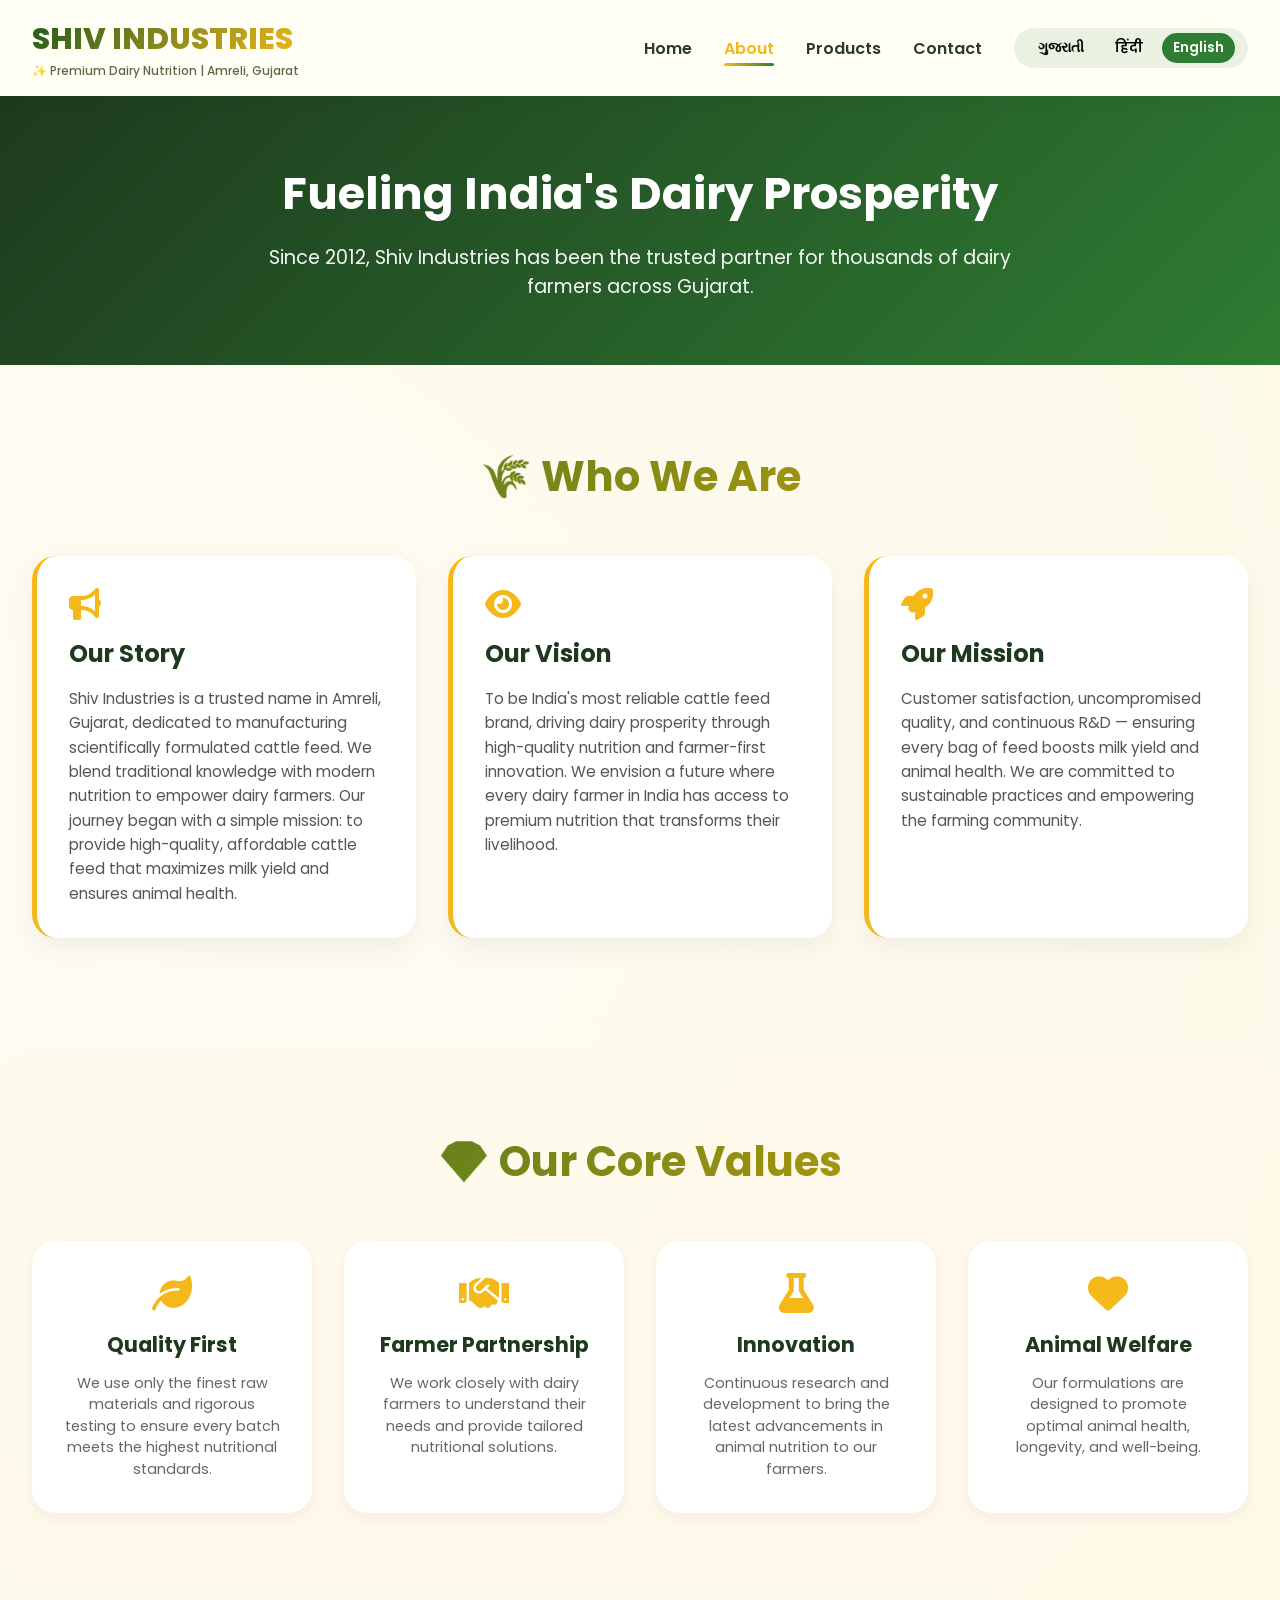
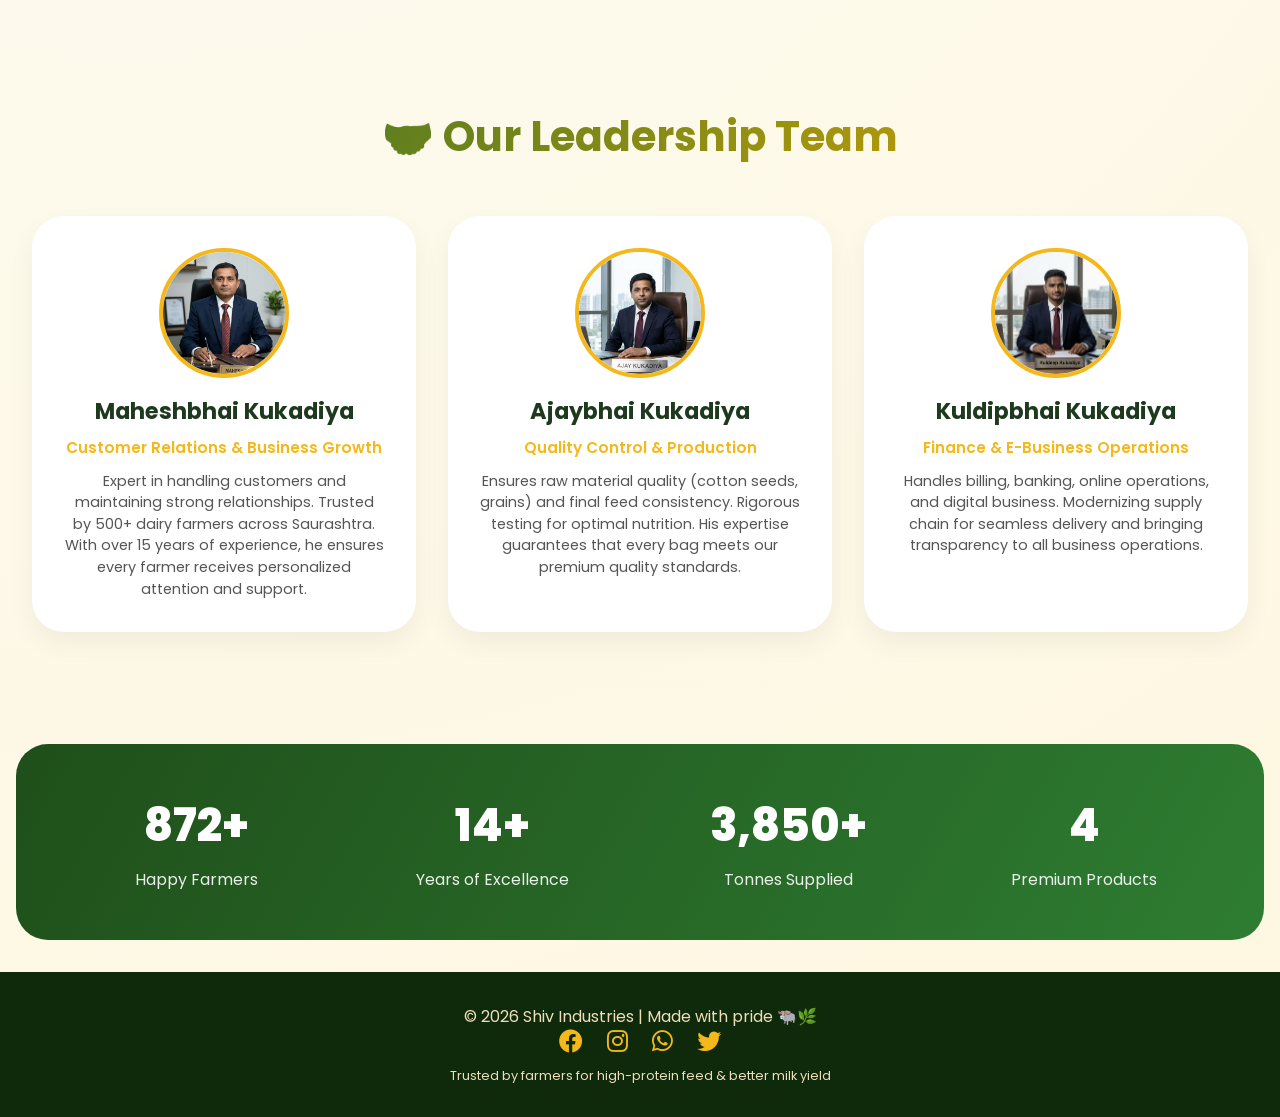
<file: about.html>
<!DOCTYPE html>
<html lang="en">
<head>
  <meta charset="UTF-8">
  <meta name="viewport" content="width=device-width, initial-scale=1.0, viewport-fit=cover">
  <title>About Us | Shiv Industries - Premium Cattle Feed</title>
  <link href="https://fonts.googleapis.com/css2?family=Inter:opsz,wght@14..32,300;14..32,400;14..32,500;14..32,600;14..32,700;14..32,800&family=Poppins:wght@300;400;500;600;700;800&display=swap" rel="stylesheet">
  <link rel="stylesheet" href="https://cdnjs.cloudflare.com/ajax/libs/font-awesome/6.0.0-beta3/css/all.min.css">
  <style>
    * {
      margin: 0;
      padding: 0;
      box-sizing: border-box;
    }

    body {
      font-family: 'Poppins', 'Inter', sans-serif;
      background: radial-gradient(circle at 10% 30%, rgba(250,245,225,0.4) 0%, #fef7e0 100%);
      color: #1e2f1c;
      overflow-x: hidden;
    }

    /* Custom Scrollbar */
    ::-webkit-scrollbar { width: 8px; }
    ::-webkit-scrollbar-track { background: #e9f5e9; }
    ::-webkit-scrollbar-thumb { background: #2e7d32; border-radius: 10px; }

    /* Navbar - Fully Responsive */
    .navbar {
      position: sticky;
      top: 0;
      z-index: 1000;
      background: rgba(255, 255, 245, 0.96);
      backdrop-filter: blur(12px);
      box-shadow: 0 4px 20px rgba(0, 0, 0, 0.03);
      padding: clamp(0.8rem, 3vw, 1rem) clamp(1rem, 4vw, 2rem);
      display: flex;
      justify-content: space-between;
      align-items: center;
      flex-wrap: wrap;
    }

    .logo h1 {
      font-size: clamp(1.2rem, 5vw, 1.9rem);
      font-weight: 800;
      background: linear-gradient(130deg, #1e5a1e, #f5b81b);
      -webkit-background-clip: text;
      background-clip: text;
      color: transparent;
    }

    .logo span {
      font-size: clamp(0.55rem, 3vw, 0.75rem);
      font-weight: 500;
      color: #5a6b4a;
      display: block;
    }

    .nav-links {
      display: flex;
      gap: clamp(1rem, 3vw, 2rem);
      list-style: none;
      align-items: center;
      flex-wrap: wrap;
    }

    .nav-links a {
      text-decoration: none;
      font-weight: 600;
      color: #2c3a2b;
      transition: 0.3s;
      position: relative;
      font-size: clamp(0.85rem, 3vw, 1rem);
    }

    .nav-links a::after {
      content: '';
      position: absolute;
      bottom: -6px;
      left: 0;
      width: 0%;
      height: 2.5px;
      background: linear-gradient(90deg, #f5b81b, #2e7d32);
      transition: 0.3s ease;
      border-radius: 2px;
    }

    .nav-links a:hover::after,
    .nav-links a.active::after {
      width: 100%;
    }

    .nav-links a:hover,
    .nav-links a.active {
      color: #f5b81b;
    }

    .language-selector {
      display: flex;
      gap: 0.5rem;
      background: rgba(46, 125, 50, 0.1);
      padding: 0.3rem 0.8rem;
      border-radius: 50px;
    }

    .lang-btn {
      background: transparent;
      border: none;
      font-weight: 600;
      cursor: pointer;
      padding: 0.3rem 0.7rem;
      border-radius: 30px;
      transition: 0.3s;
      font-size: clamp(0.7rem, 2.5vw, 0.85rem);
      font-family: inherit;
    }

    .lang-btn.active {
      background: #2e7d32;
      color: white;
    }

    .lang-btn:hover:not(.active) {
      background: #f5b81b;
      color: #1e3a1e;
    }

    .menu-icon { display: none; font-size: 1.8rem; cursor: pointer; color: #2e7d32; }

    /* About Hero Section */
    .about-hero {
      background: linear-gradient(135deg, #1e3a1e, #2e7d32);
      padding: clamp(2rem, 8vw, 4rem) clamp(1rem, 5vw, 2rem);
      text-align: center;
      color: white;
    }

    .about-hero-content h1 {
      font-size: clamp(1.8rem, 6vw, 2.8rem);
      margin-bottom: 1rem;
      font-weight: 700;
    }

    .about-hero-content p {
      font-size: clamp(1rem, 4vw, 1.2rem);
      max-width: 800px;
      margin: 0 auto;
      opacity: 0.95;
    }

    /* Sections */
    .section {
      padding: clamp(2rem, 8vw, 5rem) clamp(1rem, 5vw, 2rem);
      max-width: 1400px;
      margin: 0 auto;
    }

    .section-title {
      text-align: center;
      font-size: clamp(1.6rem, 6vw, 2.6rem);
      font-weight: 700;
      margin-bottom: clamp(2rem, 5vw, 3rem);
      background: linear-gradient(120deg, #2b6e2b, #e0a800);
      -webkit-background-clip: text;
      background-clip: text;
      color: transparent;
      padding: 0 1rem;
    }

    .bg-light {
      background: rgba(255, 251, 235, 0.6);
      border-radius: 2rem;
      margin: 2rem auto;
    }

    /* About Grid */
    .about-grid {
      display: grid;
      grid-template-columns: repeat(auto-fit, minmax(300px, 1fr));
      gap: clamp(1.5rem, 4vw, 2rem);
    }

    .about-card {
      background: white;
      border-radius: 1.5rem;
      padding: clamp(1.5rem, 4vw, 2rem);
      transition: all 0.3s ease;
      border-left: 5px solid #f5b81b;
      box-shadow: 0 10px 25px rgba(0,0,0,0.05);
    }

    .about-card:hover {
      transform: translateY(-5px);
      box-shadow: 0 20px 35px rgba(0,0,0,0.1);
    }

    .about-card i {
      font-size: clamp(1.8rem, 5vw, 2rem);
      color: #f5b81b;
      margin-bottom: 1rem;
      display: inline-block;
    }

    .about-card h3 {
      font-size: clamp(1.2rem, 4vw, 1.5rem);
      margin-bottom: 1rem;
      color: #1e3a1e;
    }

    .about-card p {
      font-size: clamp(0.85rem, 3vw, 0.95rem);
      line-height: 1.6;
      color: #555;
    }

    /* Values Grid */
    .values-grid {
      display: grid;
      grid-template-columns: repeat(auto-fit, minmax(250px, 1fr));
      gap: clamp(1.5rem, 4vw, 2rem);
    }

    .value-card {
      background: white;
      border-radius: 1.5rem;
      padding: clamp(1.5rem, 4vw, 2rem);
      text-align: center;
      transition: all 0.3s ease;
      box-shadow: 0 5px 15px rgba(0,0,0,0.05);
    }

    .value-card:hover {
      transform: translateY(-8px);
      box-shadow: 0 15px 30px rgba(0,0,0,0.1);
    }

    .value-card i {
      font-size: clamp(2rem, 6vw, 2.5rem);
      color: #f5b81b;
      margin-bottom: 1rem;
      display: inline-block;
    }

    .value-card h3 {
      font-size: clamp(1.1rem, 4vw, 1.3rem);
      margin-bottom: 0.8rem;
      color: #1e3a1e;
    }

    .value-card p {
      font-size: clamp(0.85rem, 3vw, 0.9rem);
      line-height: 1.5;
      color: #666;
    }

    /* Partners/Leadership Grid */
    .partners-grid {
      display: grid;
      grid-template-columns: repeat(auto-fit, minmax(300px, 1fr));
      gap: clamp(1.5rem, 4vw, 2rem);
    }

    .partner-card {
      background: white;
      border-radius: 2rem;
      padding: clamp(1.5rem, 4vw, 2rem);
      text-align: center;
      transition: all 0.3s ease;
      box-shadow: 0 12px 28px rgba(0,0,0,0.05);
    }

    .partner-card:hover {
      transform: translateY(-8px);
      background: #fffbf0;
      box-shadow: 0 20px 35px rgba(245,184,27,0.15);
    }

    .partner-img {
      width: clamp(100px, 20vw, 130px);
      height: clamp(100px, 20vw, 130px);
      margin: 0 auto 1rem;
      border-radius: 50%;
      overflow: hidden;
      border: 4px solid #f5b81b;
      transition: transform 0.3s ease;
    }

    .partner-card:hover .partner-img {
      transform: scale(1.05);
    }

    .partner-img img {
      width: 100%;
      height: 100%;
      object-fit: cover;
    }

    .partner-card h3 {
      font-size: clamp(1.2rem, 4vw, 1.4rem);
      margin: 0.8rem 0 0.5rem;
      color: #1e3a1e;
    }

    .role {
      color: #f5b81b;
      font-weight: 600;
      margin-bottom: 0.75rem;
      font-size: clamp(0.85rem, 3vw, 0.95rem);
    }

    .partner-card p {
      font-size: clamp(0.85rem, 3vw, 0.9rem);
      line-height: 1.5;
      color: #555;
    }

    /* Stats Section */
    .stats-section {
      background: linear-gradient(120deg, #1f4f1a, #2e7d32);
      padding: clamp(2rem, 6vw, 3rem);
      margin: 2rem auto;
      max-width: 1300px;
      width: calc(100% - 2rem);
      border-radius: clamp(1.5rem, 5vw, 2rem);
    }

    .stats-container {
      display: flex;
      justify-content: space-around;
      flex-wrap: wrap;
      gap: clamp(1.5rem, 4vw, 2rem);
      text-align: center;
      color: white;
    }

    .stat-item {
      flex: 1;
      min-width: 120px;
    }

    .stat-number {
      font-size: clamp(1.8rem, 6vw, 2.8rem);
      font-weight: 800;
      margin-bottom: 0.5rem;
    }

    .stat-item p {
      font-size: clamp(0.85rem, 3vw, 1rem);
      opacity: 0.9;
    }

    /* Footer */
    footer {
      background: #0e2a0b;
      color: #eeddbb;
      text-align: center;
      padding: clamp(1.5rem, 5vw, 2rem);
      margin-top: 2rem;
    }

    .social-icons i {
      font-size: clamp(1.2rem, 4vw, 1.5rem);
      margin: 0 10px;
      color: #f5b81b;
      transition: 0.2s;
      cursor: pointer;
    }

    .social-icons i:hover {
      color: white;
      transform: translateY(-3px);
    }

    /* ========== MEDIA QUERIES ========== */

    /* Tablet Landscape (768px - 991px) */
    @media (min-width: 768px) and (max-width: 991px) {
      .navbar {
        flex-direction: row;
        justify-content: space-between;
      }
      
      .nav-links {
        display: flex !important;
        gap: 1.5rem;
      }
      
      .menu-icon {
        display: none !important;
      }
      
      .about-grid,
      .values-grid,
      .partners-grid {
        grid-template-columns: repeat(2, 1fr);
      }
    }

    /* Tablet Portrait (576px - 767px) */
    @media (min-width: 576px) and (max-width: 767px) {
      .navbar {
        flex-direction: column;
        padding: 1rem;
      }
      
      .logo {
        width: 100%;
        display: flex;
        justify-content: space-between;
        align-items: center;
      }
      
      .menu-icon {
        display: block;
      }
      
      .nav-links {
        display: none;
        width: 100%;
        flex-direction: column;
        background: white;
        padding: 1rem;
        text-align: center;
        margin-top: 1rem;
        border-radius: 2rem;
        gap: 1rem;
      }
      
      .nav-links.active {
        display: flex;
      }
      
      .about-grid,
      .values-grid,
      .partners-grid {
        grid-template-columns: 1fr;
      }
      
      .stats-container {
        gap: 1.5rem;
      }
    }

    /* Mobile Landscape (480px - 575px) */
    @media (min-width: 480px) and (max-width: 575px) {
      .navbar {
        flex-direction: column;
        padding: 0.8rem;
      }
      
      .logo {
        width: 100%;
        display: flex;
        justify-content: space-between;
        align-items: center;
      }
      
      .logo h1 {
        font-size: 1.3rem;
      }
      
      .menu-icon {
        display: block;
      }
      
      .nav-links {
        display: none;
        width: 100%;
        flex-direction: column;
        background: white;
        padding: 1rem;
        text-align: center;
        margin-top: 1rem;
        border-radius: 2rem;
        gap: 0.8rem;
      }
      
      .nav-links.active {
        display: flex;
      }
      
      .about-grid,
      .values-grid,
      .partners-grid {
        grid-template-columns: 1fr;
      }
      
      .about-hero-content h1 {
        font-size: 1.8rem;
      }
      
      .about-hero-content p {
        font-size: 1rem;
      }
      
      .stats-container {
        flex-direction: column;
        gap: 1.2rem;
      }
      
      .stat-item {
        min-width: auto;
      }
    }

    /* Mobile Portrait (320px - 479px) */
    @media (max-width: 479px) {
      .navbar {
        flex-direction: column;
        padding: 0.8rem;
      }
      
      .logo {
        width: 100%;
        display: flex;
        justify-content: space-between;
        align-items: center;
      }
      
      .logo h1 {
        font-size: 1.1rem;
      }
      
      .logo span {
        font-size: 0.55rem;
      }
      
      .menu-icon {
        display: block;
        font-size: 1.5rem;
      }
      
      .nav-links {
        display: none;
        width: 100%;
        flex-direction: column;
        background: white;
        padding: 0.8rem;
        text-align: center;
        margin-top: 0.8rem;
        border-radius: 1.5rem;
        gap: 0.8rem;
      }
      
      .nav-links.active {
        display: flex;
      }
      
      .nav-links a {
        font-size: 0.85rem;
      }
      
      .language-selector {
        justify-content: center;
      }
      
      .lang-btn {
        padding: 0.2rem 0.5rem;
        font-size: 0.7rem;
      }
      
      .about-hero {
        padding: 1.5rem 1rem;
      }
      
      .about-hero-content h1 {
        font-size: 1.5rem;
      }
      
      .about-hero-content p {
        font-size: 0.9rem;
      }
      
      .section {
        padding: 1.5rem 1rem;
      }
      
      .section-title {
        font-size: 1.4rem;
        margin-bottom: 1.5rem;
      }
      
      .about-grid,
      .values-grid,
      .partners-grid {
        grid-template-columns: 1fr;
        gap: 1rem;
      }
      
      .about-card,
      .value-card,
      .partner-card {
        padding: 1.2rem;
      }
      
      .about-card h3,
      .value-card h3,
      .partner-card h3 {
        font-size: 1.1rem;
      }
      
      .about-card p,
      .value-card p,
      .partner-card p {
        font-size: 0.85rem;
      }
      
      .partner-img {
        width: 90px;
        height: 90px;
      }
      
      .stats-section {
        padding: 1.5rem;
        margin: 1rem auto;
      }
      
      .stats-container {
        flex-direction: column;
        gap: 1rem;
      }
      
      .stat-number {
        font-size: 1.8rem;
      }
      
      .stat-item p {
        font-size: 0.8rem;
      }
      
      footer {
        padding: 1.2rem;
      }
      
      footer p {
        font-size: 0.7rem;
      }
      
      .social-icons i {
        font-size: 1rem;
        margin: 0 8px;
      }
    }

    /* Extra Small Devices (below 320px) */
    @media (max-width: 320px) {
      .about-hero-content h1 {
        font-size: 1.3rem;
      }
      
      .section-title {
        font-size: 1.2rem;
      }
      
      .stat-number {
        font-size: 1.5rem;
      }
    }

    /* Landscape Mode for Mobile */
    @media (max-width: 768px) and (orientation: landscape) {
      .about-grid,
      .values-grid,
      .partners-grid {
        grid-template-columns: repeat(2, 1fr);
      }
      
      .navbar {
        padding: 0.5rem 1rem;
      }
    }

    /* Animation */
    @keyframes fadeInUp {
      from {
        opacity: 0;
        transform: translateY(30px);
      }
      to {
        opacity: 1;
        transform: translateY(0);
      }
    }

    .about-card, .value-card, .partner-card {
      animation: fadeInUp 0.5s ease-out forwards;
    }

    .about-card:nth-child(1) { animation-delay: 0.1s; }
    .about-card:nth-child(2) { animation-delay: 0.2s; }
    .about-card:nth-child(3) { animation-delay: 0.3s; }

    /* Smooth Scroll */
    html {
      scroll-behavior: smooth;
    }

    /* Focus States */
    a:focus, button:focus {
      outline: 2px solid #f5b81b;
      outline-offset: 2px;
    }
  </style>
</head>
<body>

<!-- Header -->
<nav class="navbar">
  <div class="logo">
    <h1>SHIV INDUSTRIES</h1>
    <span>✨ Premium Dairy Nutrition | Amreli, Gujarat</span>
  </div>
  <div class="menu-icon" id="menuToggle"><i class="fas fa-bars"></i></div>
  <ul class="nav-links" id="navLinks">
    <li><a href="index.html">Home</a></li>
    <li><a href="about.html" class="active">About</a></li>
    <li><a href="products.html">Products</a></li>
    <li><a href="contact.html">Contact</a></li>
    <li>
      <div class="language-selector">
        <button class="lang-btn" data-lang="gu">ગુજરાતી</button>
        <button class="lang-btn" data-lang="hi">हिंदी</button>
        <button class="lang-btn active" data-lang="en">English</button>
      </div>
    </li>
  </ul>
</nav>

<!-- About Hero -->
<section class="about-hero">
  <div class="about-hero-content">
    <h1 data-key="aboutHeroTitle">Fueling India's Dairy Prosperity</h1>
    <p data-key="aboutHeroText">Since 2012, Shiv Industries has been the trusted partner for thousands of dairy farmers across Gujarat.</p>
  </div>
</section>

<!-- Main About Content -->
<section class="section">
  <h2 class="section-title" data-key="aboutMainTitle">🌾 Who We Are</h2>
  <div class="about-grid">
    <div class="about-card">
      <i class="fas fa-bullhorn"></i>
      <h3 data-key="storyTitle">Our Story</h3>
      <p data-key="storyText">Shiv Industries is a trusted name in Amreli, Gujarat, dedicated to manufacturing scientifically formulated cattle feed. We blend traditional knowledge with modern nutrition to empower dairy farmers. Our journey began with a simple mission: to provide high-quality, affordable cattle feed that maximizes milk yield and ensures animal health.</p>
    </div>
    <div class="about-card">
      <i class="fas fa-eye"></i>
      <h3 data-key="visionTitle">Our Vision</h3>
      <p data-key="visionText">To be India's most reliable cattle feed brand, driving dairy prosperity through high-quality nutrition and farmer-first innovation. We envision a future where every dairy farmer in India has access to premium nutrition that transforms their livelihood.</p>
    </div>
    <div class="about-card">
      <i class="fas fa-rocket"></i>
      <h3 data-key="missionTitle">Our Mission</h3>
      <p data-key="missionText">Customer satisfaction, uncompromised quality, and continuous R&D — ensuring every bag of feed boosts milk yield and animal health. We are committed to sustainable practices and empowering the farming community.</p>
    </div>
  </div>
</section>

<!-- Values Section -->
<section class="section bg-light">
  <h2 class="section-title" data-key="valuesTitle">💎 Our Core Values</h2>
  <div class="values-grid">
    <div class="value-card">
      <i class="fas fa-leaf"></i>
      <h3 data-key="value1Title">Quality First</h3>
      <p data-key="value1Desc">We use only the finest raw materials and rigorous testing to ensure every batch meets the highest nutritional standards.</p>
    </div>
    <div class="value-card">
      <i class="fas fa-handshake"></i>
      <h3 data-key="value2Title">Farmer Partnership</h3>
      <p data-key="value2Desc">We work closely with dairy farmers to understand their needs and provide tailored nutritional solutions.</p>
    </div>
    <div class="value-card">
      <i class="fas fa-flask"></i>
      <h3 data-key="value3Title">Innovation</h3>
      <p data-key="value3Desc">Continuous research and development to bring the latest advancements in animal nutrition to our farmers.</p>
    </div>
    <div class="value-card">
      <i class="fas fa-heart"></i>
      <h3 data-key="value4Title">Animal Welfare</h3>
      <p data-key="value4Desc">Our formulations are designed to promote optimal animal health, longevity, and well-being.</p>
    </div>
  </div>
</section>

<!-- Leadership Team -->
<section class="section">
  <h2 class="section-title" data-key="leadershipTitle">🤝 Our Leadership Team</h2>
  <div class="partners-grid">
    <div class="partner-card">
      <div class="partner-img"><img src="maheshbhai.jpeg" alt="Maheshbhai Kukadiya"></div>
      <h3>Maheshbhai Kukadiya</h3>
      <div class="role" data-key="role1">Customer Relations & Business Growth</div>
      <p data-key="desc1">Expert in handling customers and maintaining strong relationships. Trusted by 500+ dairy farmers across Saurashtra. With over 15 years of experience, he ensures every farmer receives personalized attention and support.</p>
    </div>
    <div class="partner-card">
      <div class="partner-img"><img src="ajaybhai.jpeg" alt="Ajaybhai Kukadiya"></div>
      <h3>Ajaybhai Kukadiya</h3>
      <div class="role" data-key="role2">Quality Control & Production</div>
      <p data-key="desc2">Ensures raw material quality (cotton seeds, grains) and final feed consistency. Rigorous testing for optimal nutrition. His expertise guarantees that every bag meets our premium quality standards.</p>
    </div>
    <div class="partner-card">
      <div class="partner-img"><img src="kuldipbhai.jpeg" alt="Kuldipbhai Kukadiya"></div>
      <h3>Kuldipbhai Kukadiya</h3>
      <div class="role" data-key="role3">Finance & E-Business Operations</div>
      <p data-key="desc3">Handles billing, banking, online operations, and digital business. Modernizing supply chain for seamless delivery and bringing transparency to all business operations.</p>
    </div>
  </div>
</section>

<!-- Stats Section -->
<div class="stats-section">
  <div class="stats-container">
    <div class="stat-item">
      <div class="stat-number">872+</div>
      <p data-key="statFarmers">Happy Farmers</p>
    </div>
    <div class="stat-item">
      <div class="stat-number">14+</div>
      <p data-key="statYears">Years of Excellence</p>
    </div>
    <div class="stat-item">
      <div class="stat-number">3,850+</div>
      <p data-key="statTonnes">Tonnes Supplied</p>
    </div>
    <div class="stat-item">
      <div class="stat-number">4</div>
      <p data-key="statProducts">Premium Products</p>
    </div>
  </div>
</div>

<!-- Footer -->
<footer>
  <p data-key="footerText">© 2026 Shiv Industries | Made with pride 🐃🌿</p>
  <div class="social-icons">
    <i class="fab fa-facebook"></i> <i class="fab fa-instagram"></i> <i class="fab fa-whatsapp"></i> <i class="fab fa-twitter"></i>
  </div>
  <p style="margin-top:10px; font-size:0.8rem;" data-key="footerTag">Trusted by farmers for high-protein feed & better milk yield</p>
</footer>

<script>
  // Mobile menu toggle
  const menuToggle = document.getElementById('menuToggle');
  const navLinks = document.getElementById('navLinks');
  
  if (menuToggle) {
    menuToggle.addEventListener('click', () => {
      navLinks.classList.toggle('active');
    });
  }

  // Language translations
  const translations = {
    en: {
      aboutHeroTitle: "Fueling India's Dairy Prosperity",
      aboutHeroText: "Since 2012, Shiv Industries has been the trusted partner for thousands of dairy farmers across Gujarat.",
      aboutMainTitle: "🌾 Who We Are",
      storyTitle: "Our Story",
      storyText: "Shiv Industries is a trusted name in Amreli, Gujarat, dedicated to manufacturing scientifically formulated cattle feed. We blend traditional knowledge with modern nutrition to empower dairy farmers. Our journey began with a simple mission: to provide high-quality, affordable cattle feed that maximizes milk yield and ensures animal health.",
      visionTitle: "Our Vision",
      visionText: "To be India's most reliable cattle feed brand, driving dairy prosperity through high-quality nutrition and farmer-first innovation. We envision a future where every dairy farmer in India has access to premium nutrition that transforms their livelihood.",
      missionTitle: "Our Mission",
      missionText: "Customer satisfaction, uncompromised quality, and continuous R&D — ensuring every bag of feed boosts milk yield and animal health. We are committed to sustainable practices and empowering the farming community.",
      valuesTitle: "💎 Our Core Values",
      value1Title: "Quality First",
      value1Desc: "We use only the finest raw materials and rigorous testing to ensure every batch meets the highest nutritional standards.",
      value2Title: "Farmer Partnership",
      value2Desc: "We work closely with dairy farmers to understand their needs and provide tailored nutritional solutions.",
      value3Title: "Innovation",
      value3Desc: "Continuous research and development to bring the latest advancements in animal nutrition to our farmers.",
      value4Title: "Animal Welfare",
      value4Desc: "Our formulations are designed to promote optimal animal health, longevity, and well-being.",
      leadershipTitle: "🤝 Our Leadership Team",
      role1: "Customer Relations & Business Growth",
      desc1: "Expert in handling customers and maintaining strong relationships. Trusted by 500+ dairy farmers across Saurashtra. With over 15 years of experience, he ensures every farmer receives personalized attention and support.",
      role2: "Quality Control & Production",
      desc2: "Ensures raw material quality (cotton seeds, grains) and final feed consistency. Rigorous testing for optimal nutrition. His expertise guarantees that every bag meets our premium quality standards.",
      role3: "Finance & E-Business Operations",
      desc3: "Handles billing, banking, online operations, and digital business. Modernizing supply chain for seamless delivery and bringing transparency to all business operations.",
      statFarmers: "Happy Farmers",
      statYears: "Years of Excellence",
      statTonnes: "Tonnes Supplied",
      statProducts: "Premium Products",
      footerText: "© 2026 Shiv Industries | Made with pride 🐃🌿",
      footerTag: "Trusted by farmers for high-protein feed & better milk yield"
    },
    hi: {
      aboutHeroTitle: "भारत की डेयरी समृद्धि को बढ़ावा",
      aboutHeroText: "2012 से, शिव इंडस्ट्रीज गुजरात के हजारों डेयरी किसानों के लिए विश्वसनीय भागीदार है।",
      aboutMainTitle: "🌾 हम कौन हैं",
      storyTitle: "हमारी कहानी",
      storyText: "शिव इंडस्ट्रीज अमरेली, गुजरात में एक विश्वसनीय नाम है, जो वैज्ञानिक रूप से तैयार पशु आहार के निर्माण के लिए समर्पित है। हम डेयरी किसानों को सशक्त बनाने के लिए पारंपरिक ज्ञान को आधुनिक पोषण के साथ मिलाते हैं।",
      visionTitle: "हमारा दृष्टिकोण",
      visionText: "भारत का सबसे भरोसेमंद पशु आहार ब्रांड बनना, उच्च गुणवत्ता वाले पोषण और किसान-प्रथम नवाचार के माध्यम से डेयरी समृद्धि को बढ़ावा देना।",
      missionTitle: "हमारा मिशन",
      missionText: "ग्राहक संतुष्टि, अटल गुणवत्ता, और निरंतर अनुसंधान — सुनिश्चित करना कि फीड का हर बैग दूध उत्पादन और पशु स्वास्थ्य को बढ़ाए।",
      valuesTitle: "💎 हमारे मूल्य",
      value1Title: "गुणवत्ता प्रथम",
      value1Desc: "हम केवल बेहतरीन कच्चे माल और कठोर परीक्षण का उपयोग करते हैं।",
      value2Title: "किसान साझेदारी",
      value2Desc: "हम डेयरी किसानों के साथ मिलकर काम करते हैं।",
      value3Title: "नवाचार",
      value3Desc: "निरंतर अनुसंधान और विकास।",
      value4Title: "पशु कल्याण",
      value4Desc: "हमारे फॉर्मूलेशन पशु स्वास्थ्य को बढ़ावा देने के लिए डिज़ाइन किए गए हैं।",
      leadershipTitle: "🤝 हमारी टीम",
      role1: "ग्राहक संबंध और व्यवसाय विकास",
      desc1: "ग्राहकों को संभालने और मजबूत संबंध बनाए रखने में विशेषज्ञ।",
      role2: "गुणवत्ता नियंत्रण और उत्पादन",
      desc2: "कच्चे माल और अंतिम फीड की गुणवत्ता सुनिश्चित करता है।",
      role3: "वित्त और ई-बिजनेस संचालन",
      desc3: "बिलिंग, बैंकिंग, ऑनलाइन संचालन और डिजिटल व्यवसाय संभालता है।",
      statFarmers: "खुश किसान",
      statYears: "वर्षों का अनुभव",
      statTonnes: "टन आपूर्ति",
      statProducts: "प्रीमियम उत्पाद",
      footerText: "© 2026 शिव इंडस्ट्रीज | गर्व से बनाया 🐃🌿",
      footerTag: "उच्च प्रोटीन फीड और बेहतर दूध उत्पादन के लिए किसानों द्वारा भरोसेमंद"
    },
    gu: {
      aboutHeroTitle: "ભારતની ડેરી સમૃદ્ધિને વેગ આપીએ છીએ",
      aboutHeroText: "2012 થી, શિવ ઇન્ડસ્ટ્રીઝ ગુજરાતના હજારો ડેરી ખેડૂતો માટે વિશ્વસનીય ભાગીદાર છે।",
      aboutMainTitle: "🌾 અમે કોણ છીએ",
      storyTitle: "અમારી વાર્તા",
      storyText: "શિવ ઇન્ડસ્ટ્રીઝ અમરેલી, ગુજરાતમાં એક વિશ્વસનીય નામ છે, જે વૈજ્ઞાનિક રીતે ઘડવામાં આવેલ પશુ આહારના ઉત્પાદન માટે સમર્પિત છે।",
      visionTitle: "અમારું દ્રષ્ટિકોણ",
      visionText: "ભારતની સૌથી વિશ્વસનીય પશુ આહાર બ્રાન્ડ બનવું।",
      missionTitle: "અમારું મિશન",
      missionText: "ગ્રાહક સંતોષ, અટલ ગુણવત્તા અને સતત સંશોધન।",
      valuesTitle: "💎 અમારા મૂલ્યો",
      value1Title: "ગુણવત્તા પ્રથમ",
      value1Desc: "અમે શ્રેષ્ઠ કાચા માલ અને કડક પરીક્ષણનો ઉપયોગ કરીએ છીએ।",
      value2Title: "ખેડૂત ભાગીદારી",
      value2Desc: "અમે ડેરી ખેડૂતો સાથે નજીકથી કામ કરીએ છીએ।",
      value3Title: "નવીનતા",
      value3Desc: "સતત સંશોધન અને વિકાસ।",
      value4Title: "પશુ કલ્યાણ",
      value4Desc: "અમારા ફોર્મ્યુલેશન પશુ સ્વાસ્થ્યને પ્રોત્સાહન આપવા માટે ડિઝાઇન કરવામાં આવ્યા છે।",
      leadershipTitle: "🤝 અમારી ટીમ",
      role1: "ગ્રાહક સંબંધ અને વ્યવસાય વિકાસ",
      desc1: "ગ્રાહકોને હેન્ડલ કરવામાં અને મજબૂત સંબંધો જાળવવામાં નિષ્ણાત।",
      role2: "ગુણવત્તા નિયંત્રણ અને ઉત્પાદન",
      desc2: "કાચા માલ અને અંતિમ ફીડની ગુણવત્તા સુનિશ્ચિત કરે છે।",
      role3: "નાણાં અને ઈ-બિઝનેસ કામગીરી",
      desc3: "બિલિંગ, બેંકિંગ, ઓનલાઈન કામગીરી અને ડિજિટલ વ્યવસાય સંભાળે છે।",
      statFarmers: "ખુશ ખેડૂતો",
      statYears: "વર્ષોનો અનુભવ",
      statTonnes: "ટન સપ્લાય",
      statProducts: "પ્રીમિયમ ઉત્પાદનો",
      footerText: "© 2026 શિવ ઇન્ડસ્ટ્રીઝ | ગર્વથી બનાવ્યું 🐃🌿",
      footerTag: "ઉચ્ચ પ્રોટીન ફીડ અને વધુ દૂધ ઉત્પાદન માટે ખેડૂતો દ્વારા વિશ્વસનીય"
    }
  };

  let currentLang = 'en';

  function updateLanguage() {
    const t = translations[currentLang];
    document.querySelectorAll('[data-key]').forEach(el => {
      const key = el.getAttribute('data-key');
      if (t[key]) el.innerText = t[key];
    });
    document.querySelectorAll('.lang-btn').forEach(btn => {
      if (btn.getAttribute('data-lang') === currentLang) btn.classList.add('active');
      else btn.classList.remove('active');
    });
  }

  // Language switcher
  document.querySelectorAll('.lang-btn').forEach(btn => {
    btn.addEventListener('click', () => {
      currentLang = btn.getAttribute('data-lang');
      updateLanguage();
    });
  });

  // Initialize language
  updateLanguage();

  // Close mobile menu when clicking a link
  document.querySelectorAll('.nav-links a').forEach(link => {
    link.addEventListener('click', () => {
      navLinks.classList.remove('active');
    });
  });
</script>
</body>
</html>
</file>
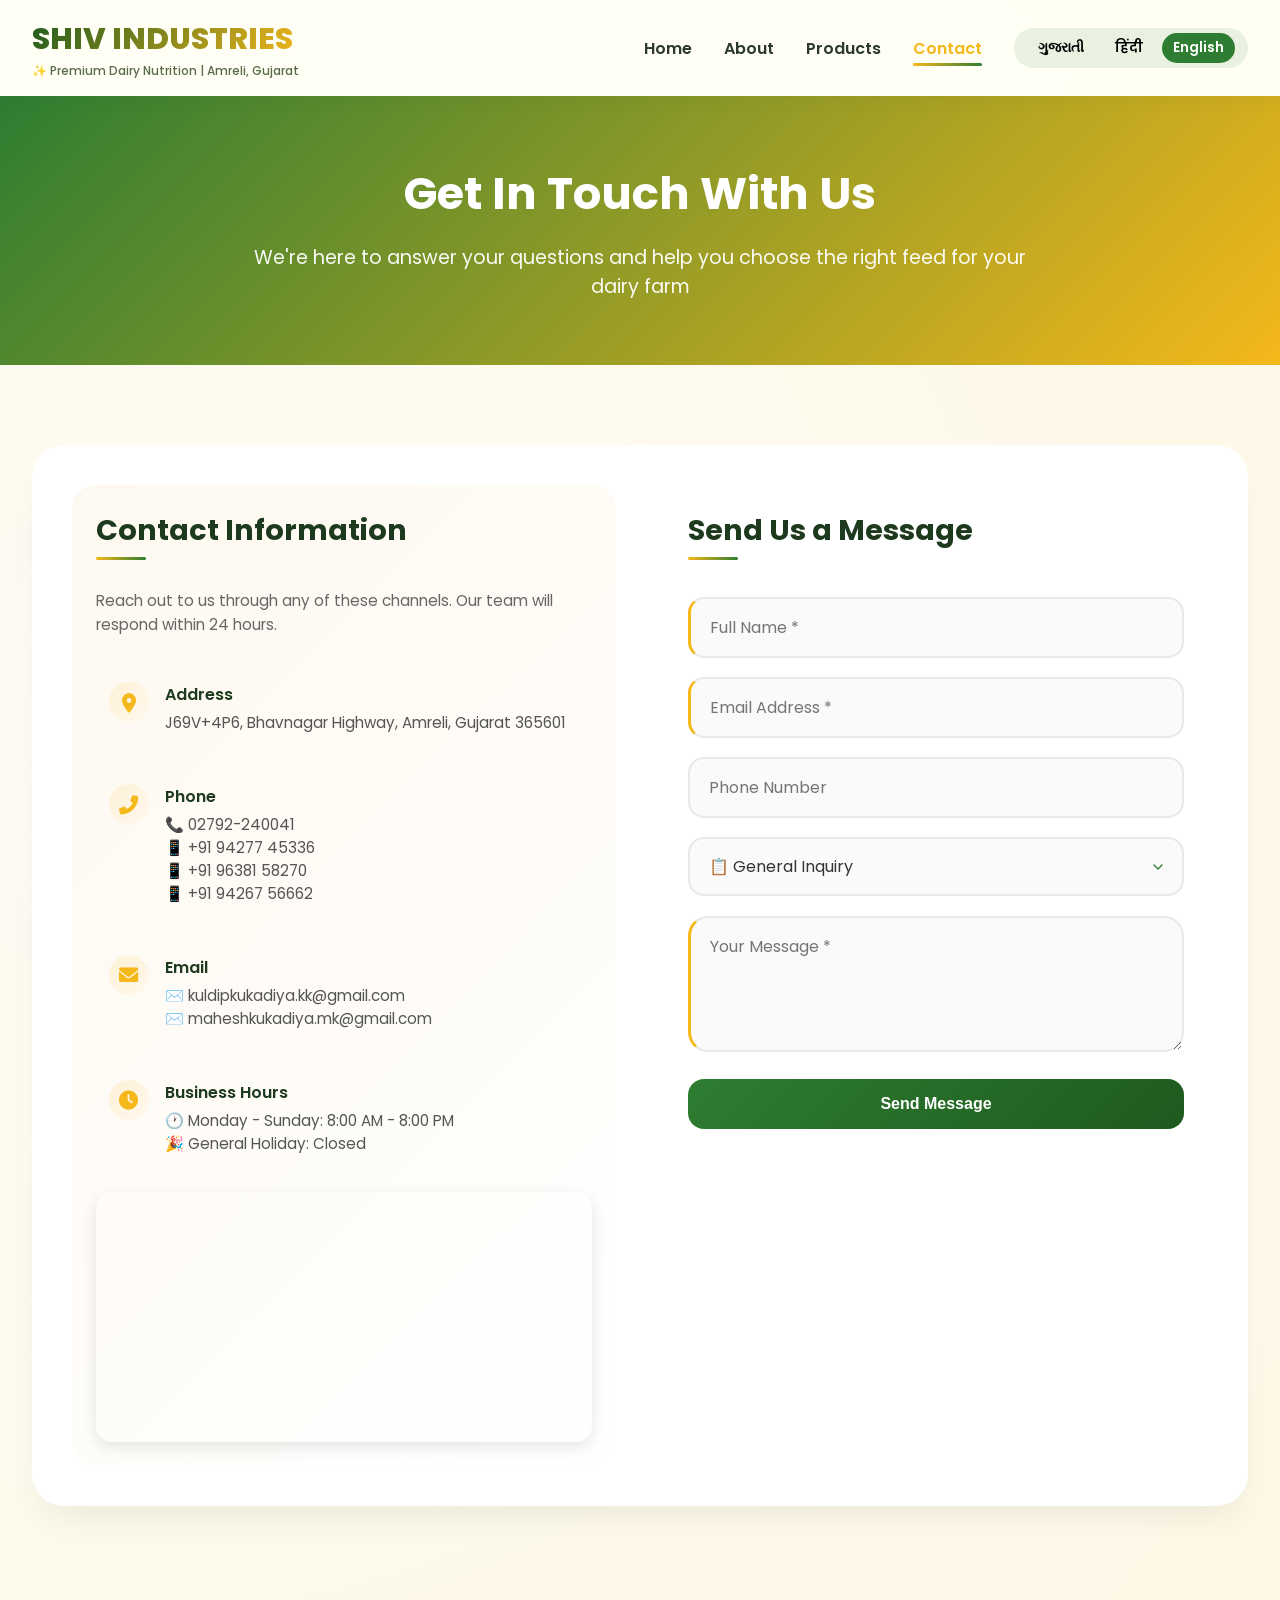
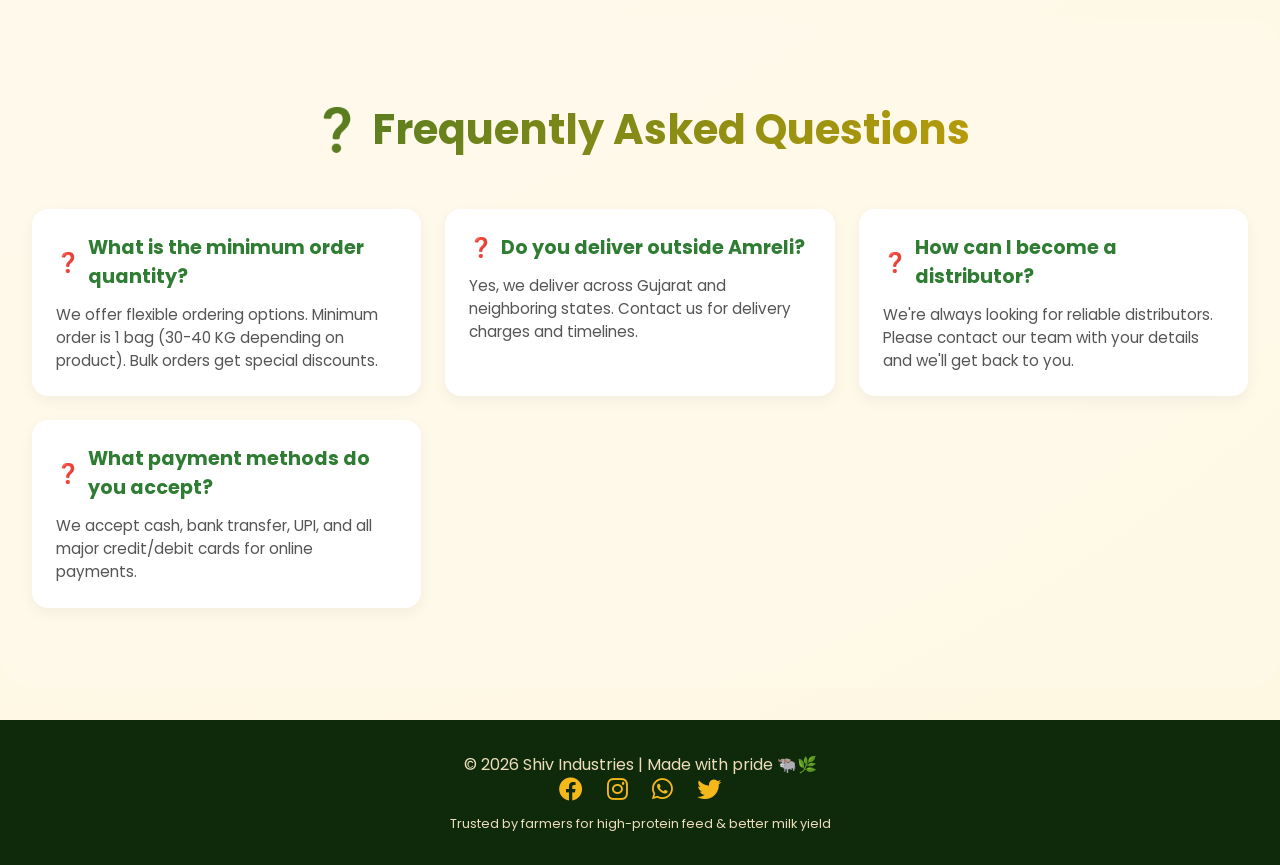
<file: contact.html>
<!DOCTYPE html>
<html lang="en">
<head>
  <meta charset="UTF-8">
  <meta name="viewport" content="width=device-width, initial-scale=1.0, viewport-fit=cover">
  <title>Contact Us | Shiv Industries - Premium Cattle Feed</title>
  <link href="https://fonts.googleapis.com/css2?family=Inter:opsz,wght@14..32,300;14..32,400;14..32,500;14..32,600;14..32,700;14..32,800&family=Poppins:wght@300;400;500;600;700;800&display=swap" rel="stylesheet">
  <link rel="stylesheet" href="https://cdnjs.cloudflare.com/ajax/libs/font-awesome/6.0.0-beta3/css/all.min.css">
  <style>
    /* Your existing CSS remains exactly the same */
    * {
      margin: 0;
      padding: 0;
      box-sizing: border-box;
    }

    body {
      font-family: 'Poppins', 'Inter', sans-serif;
      background: radial-gradient(circle at 10% 30%, rgba(250,245,225,0.4) 0%, #fef7e0 100%);
      color: #1e2f1c;
      overflow-x: hidden;
    }

    ::-webkit-scrollbar { width: 8px; }
    ::-webkit-scrollbar-track { background: #e9f5e9; }
    ::-webkit-scrollbar-thumb { background: #2e7d32; border-radius: 10px; }

    .navbar {
      position: sticky;
      top: 0;
      z-index: 1000;
      background: rgba(255, 255, 245, 0.96);
      backdrop-filter: blur(12px);
      box-shadow: 0 4px 20px rgba(0, 0, 0, 0.03);
      padding: clamp(0.8rem, 3vw, 1rem) clamp(1rem, 4vw, 2rem);
      display: flex;
      justify-content: space-between;
      align-items: center;
      flex-wrap: wrap;
    }

    .logo h1 {
      font-size: clamp(1.2rem, 5vw, 1.9rem);
      font-weight: 800;
      background: linear-gradient(130deg, #1e5a1e, #f5b81b);
      -webkit-background-clip: text;
      background-clip: text;
      color: transparent;
    }

    .logo span {
      font-size: clamp(0.55rem, 3vw, 0.75rem);
      font-weight: 500;
      color: #5a6b4a;
      display: block;
    }

    .nav-links {
      display: flex;
      gap: clamp(1rem, 3vw, 2rem);
      list-style: none;
      align-items: center;
      flex-wrap: wrap;
    }

    .nav-links a {
      text-decoration: none;
      font-weight: 600;
      color: #2c3a2b;
      transition: 0.3s;
      position: relative;
      font-size: clamp(0.85rem, 3vw, 1rem);
    }

    .nav-links a::after {
      content: '';
      position: absolute;
      bottom: -6px;
      left: 0;
      width: 0%;
      height: 2.5px;
      background: linear-gradient(90deg, #f5b81b, #2e7d32);
      transition: 0.3s ease;
      border-radius: 2px;
    }

    .nav-links a:hover::after,
    .nav-links a.active::after {
      width: 100%;
    }

    .nav-links a:hover,
    .nav-links a.active {
      color: #f5b81b;
    }

    .language-selector {
      display: flex;
      gap: 0.5rem;
      background: rgba(46, 125, 50, 0.1);
      padding: 0.3rem 0.8rem;
      border-radius: 50px;
    }

    .lang-btn {
      background: transparent;
      border: none;
      font-weight: 600;
      cursor: pointer;
      padding: 0.3rem 0.7rem;
      border-radius: 30px;
      transition: 0.3s;
      font-size: clamp(0.7rem, 2.5vw, 0.85rem);
      font-family: inherit;
    }

    .lang-btn.active {
      background: #2e7d32;
      color: white;
    }

    .lang-btn:hover:not(.active) {
      background: #f5b81b;
      color: #1e3a1e;
    }

    .menu-icon { display: none; font-size: 1.8rem; cursor: pointer; color: #2e7d32; }

    .contact-hero {
      background: linear-gradient(135deg, #2e7d32, #f5b81b);
      padding: clamp(2rem, 8vw, 4rem) clamp(1rem, 5vw, 2rem);
      text-align: center;
      color: white;
    }

    .contact-hero-content h1 {
      font-size: clamp(1.8rem, 6vw, 2.8rem);
      margin-bottom: 1rem;
      font-weight: 700;
    }

    .contact-hero-content p {
      font-size: clamp(1rem, 4vw, 1.2rem);
      max-width: 800px;
      margin: 0 auto;
      opacity: 0.95;
    }

    .section {
      padding: clamp(2rem, 8vw, 5rem) clamp(1rem, 5vw, 2rem);
      max-width: 1400px;
      margin: 0 auto;
    }

    .section-title {
      text-align: center;
      font-size: clamp(1.6rem, 6vw, 2.6rem);
      font-weight: 700;
      margin-bottom: clamp(2rem, 5vw, 3rem);
      background: linear-gradient(120deg, #2b6e2b, #e0a800);
      -webkit-background-clip: text;
      background-clip: text;
      color: transparent;
      padding: 0 1rem;
    }

    .bg-light {
      background: rgba(255, 251, 235, 0.6);
      border-radius: 2rem;
      margin: 2rem auto;
    }

    .contact-wrapper {
      display: flex;
      flex-wrap: wrap;
      gap: clamp(2rem, 5vw, 3rem);
      background: white;
      border-radius: 2rem;
      padding: clamp(1.5rem, 4vw, 2.5rem);
      box-shadow: 0 20px 35px -12px rgba(0,0,0,0.08);
      transition: all 0.3s ease;
    }

    .contact-wrapper:hover {
      box-shadow: 0 25px 45px -12px rgba(46,125,50,0.15);
    }

    .contact-info {
      flex: 1;
      min-width: 280px;
      background: linear-gradient(135deg, #fef9f0 0%, #ffffff 100%);
      border-radius: 1.5rem;
      padding: 1.5rem;
    }

    .contact-info h3 {
      font-size: clamp(1.3rem, 5vw, 1.8rem);
      margin-bottom: 0.8rem;
      color: #1e3a1e;
      position: relative;
      display: inline-block;
    }

    .contact-info h3::after {
      content: '';
      position: absolute;
      bottom: -8px;
      left: 0;
      width: 50px;
      height: 3px;
      background: linear-gradient(90deg, #f5b81b, #2e7d32);
      border-radius: 3px;
    }

    .contact-info > p {
      color: #666;
      margin: 1.5rem 0 2rem;
      line-height: 1.6;
      font-size: 0.95rem;
    }

    .info-item {
      margin: 1.5rem 0;
      display: flex;
      gap: 1rem;
      align-items: flex-start;
      padding: 0.8rem;
      border-radius: 1rem;
      transition: all 0.3s ease;
    }

    .info-item:hover {
      background: rgba(245, 184, 27, 0.05);
      transform: translateX(5px);
    }

    .info-item i {
      width: 40px;
      height: 40px;
      background: linear-gradient(135deg, #fef1d6, #fff8ed);
      color: #f5b81b;
      font-size: 1.2rem;
      display: flex;
      align-items: center;
      justify-content: center;
      border-radius: 50%;
      transition: all 0.3s ease;
    }

    .info-item:hover i {
      background: #f5b81b;
      color: white;
      transform: scale(1.1);
    }

    .info-item div {
      flex: 1;
    }

    .info-item strong {
      display: block;
      margin-bottom: 0.3rem;
      color: #1e3a1e;
      font-size: 1rem;
      font-weight: 600;
    }

    .info-item p {
      color: #555;
      line-height: 1.5;
      font-size: clamp(0.85rem, 3vw, 0.95rem);
      margin: 0;
    }

    .map-placeholder {
      margin-top: 1.5rem;
      border-radius: 1rem;
      overflow: hidden;
      box-shadow: 0 5px 15px rgba(0,0,0,0.1);
      transition: all 0.3s ease;
    }

    .map-placeholder:hover {
      transform: scale(1.02);
      box-shadow: 0 10px 25px rgba(0,0,0,0.15);
    }

    .map-placeholder iframe {
      width: 100%;
      height: 250px;
      border: none;
      display: block;
    }

    .contact-form {
      flex: 1;
      min-width: 280px;
      background: white;
      border-radius: 1.5rem;
      padding: 1.5rem;
    }

    .contact-form h3 {
      font-size: clamp(1.3rem, 5vw, 1.8rem);
      margin-bottom: 0.8rem;
      color: #1e3a1e;
      position: relative;
      display: inline-block;
    }

    .contact-form h3::after {
      content: '';
      position: absolute;
      bottom: -8px;
      left: 0;
      width: 50px;
      height: 3px;
      background: linear-gradient(90deg, #f5b81b, #2e7d32);
      border-radius: 3px;
    }

    .contact-form form {
      margin-top: 2rem;
      display: flex;
      flex-direction: column;
      gap: 1.2rem;
    }

    .contact-form input,
    .contact-form select,
    .contact-form textarea {
      padding: 1rem 1.2rem;
      border: 2px solid #e8e8e8;
      border-radius: 16px;
      font-family: inherit;
      font-size: clamp(0.9rem, 2.5vw, 1rem);
      transition: all 0.3s ease;
      background: #fafafa;
      color: #333;
      width: 100%;
    }

    .contact-form input:hover,
    .contact-form select:hover,
    .contact-form textarea:hover {
      background: #ffffff;
      border-color: #f5b81b;
    }

    .contact-form input:focus,
    .contact-form select:focus,
    .contact-form textarea:focus {
      outline: none;
      border-color: #f5b81b;
      background: white;
      box-shadow: 0 0 0 4px rgba(245, 184, 27, 0.1);
      transform: translateY(-2px);
    }

    .contact-form textarea {
      border-radius: 20px;
      resize: vertical;
      min-height: 120px;
    }

    .contact-form select {
      cursor: pointer;
      appearance: none;
      background-image: url("data:image/svg+xml,%3Csvg xmlns='http://www.w3.org/2000/svg' width='16' height='16' viewBox='0 0 24 24' fill='none' stroke='%232e7d32' stroke-width='2' stroke-linecap='round' stroke-linejoin='round'%3E%3Cpolyline points='6 9 12 15 18 9'%3E%3C/polyline%3E%3C/svg%3E");
      background-repeat: no-repeat;
      background-position: right 1rem center;
      background-size: 1rem;
    }

    .contact-form button {
      background: linear-gradient(135deg, #2e7d32, #1e5a1e);
      color: white;
      border: none;
      border-radius: 16px;
      padding: 1rem 1.5rem;
      font-weight: 700;
      font-size: clamp(0.95rem, 3vw, 1rem);
      cursor: pointer;
      transition: all 0.3s ease;
      display: flex;
      align-items: center;
      justify-content: center;
      gap: 0.8rem;
      position: relative;
      overflow: hidden;
      margin-top: 0.5rem;
    }

    .contact-form button::before {
      content: '';
      position: absolute;
      top: 50%;
      left: 50%;
      width: 0;
      height: 0;
      border-radius: 50%;
      background: rgba(255, 255, 255, 0.3);
      transform: translate(-50%, -50%);
      transition: width 0.6s, height 0.6s;
    }

    .contact-form button:hover::before {
      width: 300px;
      height: 300px;
    }

    .contact-form button:hover {
      background: linear-gradient(135deg, #f5b81b, #e0a800);
      color: #1e3a1e;
      transform: translateY(-3px);
      box-shadow: 0 10px 25px rgba(46, 125, 50, 0.3);
    }

    .contact-form button:active {
      transform: translateY(0);
    }

    .contact-form button i {
      transition: transform 0.3s ease;
    }

    .contact-form button:hover i {
      transform: translateX(5px);
    }

    #formFeedback {
      font-size: 0.85rem;
      padding: 0.8rem;
      border-radius: 12px;
      text-align: center;
      transition: all 0.3s ease;
      margin-top: 0.5rem;
    }

    #formFeedback.success {
      background: #d4edda;
      color: #155724;
      border-left: 4px solid #28a745;
    }

    #formFeedback.error {
      background: #f8d7da;
      color: #721c24;
      border-left: 4px solid #dc3545;
    }

    .contact-form input:required,
    .contact-form textarea:required {
      border-left: 3px solid #f5b81b;
    }

    .faq-grid {
      display: grid;
      grid-template-columns: repeat(auto-fit, minmax(320px, 1fr));
      gap: clamp(1rem, 3vw, 1.5rem);
    }

    .faq-item {
      background: white;
      border-radius: 1rem;
      padding: clamp(1.2rem, 4vw, 1.5rem);
      box-shadow: 0 5px 15px rgba(0,0,0,0.05);
      transition: all 0.3s ease;
      cursor: pointer;
    }

    .faq-item:hover {
      transform: translateY(-5px);
      box-shadow: 0 10px 25px rgba(0,0,0,0.1);
    }

    .faq-item h3 {
      color: #2e7d32;
      margin-bottom: 0.8rem;
      font-size: clamp(1rem, 4vw, 1.2rem);
      display: flex;
      align-items: center;
      gap: 0.5rem;
    }

    .faq-item h3::before {
      content: "❓";
      font-size: 1.2rem;
    }

    .faq-item p {
      color: #555;
      line-height: 1.5;
      font-size: clamp(0.85rem, 3vw, 0.95rem);
    }

    footer {
      background: #0e2a0b;
      color: #eeddbb;
      text-align: center;
      padding: clamp(1.5rem, 5vw, 2rem);
      margin-top: 2rem;
    }

    .social-icons i {
      font-size: clamp(1.2rem, 4vw, 1.5rem);
      margin: 0 10px;
      color: #f5b81b;
      transition: 0.2s;
      cursor: pointer;
    }

    .social-icons i:hover {
      color: white;
      transform: translateY(-3px);
    }

    @media (min-width: 768px) and (max-width: 991px) {
      .navbar {
        flex-direction: row;
        justify-content: space-between;
      }
      .nav-links {
        display: flex !important;
        gap: 1.5rem;
      }
      .menu-icon {
        display: none !important;
      }
      .contact-wrapper {
        flex-direction: row;
      }
      .faq-grid {
        grid-template-columns: repeat(2, 1fr);
      }
    }

    @media (min-width: 576px) and (max-width: 767px) {
      .navbar {
        flex-direction: column;
        padding: 1rem;
      }
      .logo {
        width: 100%;
        display: flex;
        justify-content: space-between;
        align-items: center;
      }
      .menu-icon {
        display: block;
      }
      .nav-links {
        display: none;
        width: 100%;
        flex-direction: column;
        background: white;
        padding: 1rem;
        text-align: center;
        margin-top: 1rem;
        border-radius: 2rem;
        gap: 1rem;
      }
      .nav-links.active {
        display: flex;
      }
      .contact-wrapper {
        flex-direction: column;
      }
      .faq-grid {
        grid-template-columns: 1fr;
      }
    }

    @media (min-width: 480px) and (max-width: 575px) {
      .navbar {
        flex-direction: column;
        padding: 0.8rem;
      }
      .logo {
        width: 100%;
        display: flex;
        justify-content: space-between;
        align-items: center;
      }
      .logo h1 {
        font-size: 1.3rem;
      }
      .menu-icon {
        display: block;
      }
      .nav-links {
        display: none;
        width: 100%;
        flex-direction: column;
        background: white;
        padding: 1rem;
        text-align: center;
        margin-top: 1rem;
        border-radius: 2rem;
        gap: 0.8rem;
      }
      .nav-links.active {
        display: flex;
      }
      .contact-hero-content h1 {
        font-size: 1.8rem;
      }
      .contact-wrapper {
        flex-direction: column;
      }
      .faq-grid {
        grid-template-columns: 1fr;
      }
    }

    @media (max-width: 479px) {
      .navbar {
        flex-direction: column;
        padding: 0.8rem;
      }
      .logo {
        width: 100%;
        display: flex;
        justify-content: space-between;
        align-items: center;
      }
      .logo h1 {
        font-size: 1.1rem;
      }
      .logo span {
        font-size: 0.55rem;
      }
      .menu-icon {
        display: block;
        font-size: 1.5rem;
      }
      .nav-links {
        display: none;
        width: 100%;
        flex-direction: column;
        background: white;
        padding: 0.8rem;
        text-align: center;
        margin-top: 0.8rem;
        border-radius: 1.5rem;
        gap: 0.8rem;
      }
      .nav-links.active {
        display: flex;
      }
      .contact-hero {
        padding: 1.5rem 1rem;
      }
      .contact-hero-content h1 {
        font-size: 1.5rem;
      }
      .section {
        padding: 1.5rem 1rem;
      }
      .section-title {
        font-size: 1.4rem;
      }
      .contact-wrapper {
        flex-direction: column;
        padding: 1rem;
      }
      .contact-info, .contact-form {
        padding: 1rem;
      }
      .info-item {
        margin: 1rem 0;
      }
      .info-item i {
        width: 35px;
        height: 35px;
        font-size: 1rem;
      }
      .contact-form input,
      .contact-form select,
      .contact-form textarea {
        padding: 0.8rem;
      }
      .faq-grid {
        grid-template-columns: 1fr;
      }
      footer {
        padding: 1.2rem;
      }
    }

    @media (max-width: 768px) and (orientation: landscape) {
      .contact-wrapper {
        flex-direction: row;
      }
      .faq-grid {
        grid-template-columns: repeat(2, 1fr);
      }
    }

    @keyframes fadeInUp {
      from {
        opacity: 0;
        transform: translateY(30px);
      }
      to {
        opacity: 1;
        transform: translateY(0);
      }
    }

    .contact-wrapper, .faq-item {
      animation: fadeInUp 0.5s ease-out forwards;
    }

    .faq-item:nth-child(1) { animation-delay: 0.1s; }
    .faq-item:nth-child(2) { animation-delay: 0.2s; }
    .faq-item:nth-child(3) { animation-delay: 0.3s; }
    .faq-item:nth-child(4) { animation-delay: 0.4s; }

    html {
      scroll-behavior: smooth;
    }

    a:focus, button:focus, input:focus, select:focus, textarea:focus {
      outline: 2px solid #f5b81b;
      outline-offset: 2px;
    }
  </style>
</head>
<body>

<!-- Header -->
<nav class="navbar">
  <div class="logo">
    <h1>SHIV INDUSTRIES</h1>
    <span>✨ Premium Dairy Nutrition | Amreli, Gujarat</span>
  </div>
  <div class="menu-icon" id="menuToggle"><i class="fas fa-bars"></i></div>
  <ul class="nav-links" id="navLinks">
    <li><a href="index.html">Home</a></li>
    <li><a href="about.html">About</a></li>
    <li><a href="products.html">Products</a></li>
    <li><a href="contact.html" class="active">Contact</a></li>
    <li>
      <div class="language-selector">
        <button class="lang-btn" data-lang="gu">ગુજરાતી</button>
        <button class="lang-btn" data-lang="hi">हिंदी</button>
        <button class="lang-btn active" data-lang="en">English</button>
      </div>
    </li>
  </ul>
</nav>

<!-- Contact Hero -->
<section class="contact-hero">
  <div class="contact-hero-content">
    <h1 data-key="contactHeroTitle">Get In Touch With Us</h1>
    <p data-key="contactHeroSub">We're here to answer your questions and help you choose the right feed for your dairy farm</p>
  </div>
</section>

<!-- Contact Main Section -->
<section class="section">
  <div class="contact-wrapper">
    <div class="contact-info">
      <h3 data-key="contactInfoTitle">Contact Information</h3>
      <p data-key="contactInfoDesc">Reach out to us through any of these channels. Our team will respond within 24 hours.</p>
      
      <div class="info-item">
        <i class="fas fa-map-marker-alt"></i>
        <div>
          <strong data-key="addressLabel">Address</strong>
          <p data-key="address">J69V+4P6, Bhavnagar Highway, Amreli, Gujarat 365601</p>
        </div>
      </div>
      
      <div class="info-item">
        <i class="fas fa-phone-alt"></i>
        <div>
          <strong data-key="phoneLabel">Phone</strong>
          <p>📞 02792-240041</p>
          <p>📱 +91 94277 45336</p>
          <p>📱 +91 96381 58270</p>
          <p>📱 +91 94267 56662</p>
        </div>
      </div>
      
      <div class="info-item">
        <i class="fas fa-envelope"></i>
        <div>
          <strong data-key="emailLabel">Email</strong>
          <p>✉️ kuldipkukadiya.kk@gmail.com</p>
          <p>✉️ maheshkukadiya.mk@gmail.com</p>
        </div>
      </div>
      
      <div class="info-item">
        <i class="fas fa-clock"></i>
        <div>
          <strong data-key="hoursLabel">Business Hours</strong>
          <p data-key="hours">🕐 Monday - Sunday: 8:00 AM - 8:00 PM</p>
          <p data-key="sunday">🎉 General Holiday: Closed</p>
        </div>
      </div>
      
      <div class="map-placeholder">
        <iframe src="https://maps.google.com/maps?q=J69V%2B4P6%2C%20Bhav%20Nagar%2C%20Amreli%2C%20Gujarat%20365601&output=embed&t=&z=15" width="100%" height="250" style="border:0; border-radius: 20px;" allowfullscreen="" loading="lazy"></iframe>
      </div>
    </div>
    
    <div class="contact-form">
      <h3 data-key="sendMessageTitle">Send Us a Message</h3>
      <form id="contactForm" action="https://api.web3forms.com/submit" method="POST">
        <!-- Web3Forms Access Key -->
        <input type="hidden" name="access_key" value="b1311ffb-e2b9-4870-973f-c052bc44ba6b">
        
        <!-- Additional Web3Forms options -->
        <input type="hidden" name="subject" value="New Contact Form Submission - Shiv Industries">
        <input type="hidden" name="from_name" value="Shiv Industries Website">
        <input type="checkbox" name="botcheck" style="display: none;">
        
        <!-- Redirect URL after submission (optional) -->
        <input type="hidden" name="redirect" value="https://shivindustries.com/thank-you.html">
        
        <input type="text" id="nameInput" name="name" placeholder="Full Name *" required data-key-placeholder="namePlace">
        <input type="email" id="emailInput" name="email" placeholder="Email Address *" required data-key-placeholder="emailPlace">
        <input type="tel" id="phoneInput" name="phone" placeholder="Phone Number" data-key-placeholder="phonePlace">
        <select id="subjectInput" name="inquiry_type" data-key-placeholder="subjectPlace">
          <option value="General Inquiry">📋 General Inquiry</option>
          <option value="Product Information">🌾 Product Information</option>
          <option value="Bulk Order">📦 Bulk Order</option>
          <option value="Customer Support">💬 Customer Support</option>
        </select>
        <textarea rows="4" id="msgInput" name="message" placeholder="Your Message *" required data-key-placeholder="msgPlace"></textarea>
        <button type="submit" id="sendMsgBtn" data-key="sendBtn">Send Message <i class="fas fa-paper-plane"></i></button>
        <p id="formFeedback"></p>
      </form>
    </div>
  </div>
</section>

<!-- FAQ Section -->
<section class="section bg-light">
  <h2 class="section-title" data-key="faqTitle">❓ Frequently Asked Questions</h2>
  <div class="faq-grid">
    <div class="faq-item">
      <h3 data-key="faq1Q">What is the minimum order quantity?</h3>
      <p data-key="faq1A">We offer flexible ordering options. Minimum order is 1 bag (30-40 KG depending on product). Bulk orders get special discounts.</p>
    </div>
    <div class="faq-item">
      <h3 data-key="faq2Q">Do you deliver outside Amreli?</h3>
      <p data-key="faq2A">Yes, we deliver across Gujarat and neighboring states. Contact us for delivery charges and timelines.</p>
    </div>
    <div class="faq-item">
      <h3 data-key="faq3Q">How can I become a distributor?</h3>
      <p data-key="faq3A">We're always looking for reliable distributors. Please contact our team with your details and we'll get back to you.</p>
    </div>
    <div class="faq-item">
      <h3 data-key="faq4Q">What payment methods do you accept?</h3>
      <p data-key="faq4A">We accept cash, bank transfer, UPI, and all major credit/debit cards for online payments.</p>
    </div>
  </div>
</section>

<!-- Footer -->
<footer>
  <p data-key="footerText">© 2026 Shiv Industries | Made with pride 🐃🌿</p>
  <div class="social-icons">
    <i class="fab fa-facebook"></i> 
    <i class="fab fa-instagram"></i> 
    <i class="fab fa-whatsapp"></i> 
    <i class="fab fa-twitter"></i>
  </div>
  <p style="margin-top:10px; font-size:0.8rem;" data-key="footerTag">Trusted by farmers for high-protein feed & better milk yield</p>
</footer>

<script>
  // Mobile menu toggle
  const menuToggle = document.getElementById('menuToggle');
  const navLinks = document.getElementById('navLinks');
  
  if (menuToggle) {
    menuToggle.addEventListener('click', () => {
      navLinks.classList.toggle('active');
    });
  }

  // Language translations
  const translations = {
    en: {
      contactHeroTitle: "Get In Touch With Us",
      contactHeroSub: "We're here to answer your questions and help you choose the right feed for your dairy farm",
      contactInfoTitle: "Contact Information",
      contactInfoDesc: "Reach out to us through any of these channels. Our team will respond within 24 hours.",
      addressLabel: "Address",
      address: "J69V+4P6, Bhavnagar Highway, Amreli, Gujarat 365601",
      phoneLabel: "Phone",
      emailLabel: "Email",
      hoursLabel: "Business Hours",
      hours: "🕐 Monday - Sunday: 8:00 AM - 8:00 PM",
      sunday: "🎉 General Holiday: Closed",
      sendMessageTitle: "Send Us a Message",
      namePlace: "Full Name *",
      emailPlace: "Email Address *",
      phonePlace: "Phone Number",
      subjectPlace: "Subject",
      msgPlace: "Your Message *",
      sendBtn: "Send Message",
      faqTitle: "❓ Frequently Asked Questions",
      faq1Q: "What is the minimum order quantity?",
      faq1A: "We offer flexible ordering options. Minimum order is 1 bag (30-40 KG depending on product). Bulk orders get special discounts.",
      faq2Q: "Do you deliver outside Amreli?",
      faq2A: "Yes, we deliver across Gujarat and neighboring states. Contact us for delivery charges and timelines.",
      faq3Q: "How can I become a distributor?",
      faq3A: "We're always looking for reliable distributors. Please contact our team with your details and we'll get back to you.",
      faq4Q: "What payment methods do you accept?",
      faq4A: "We accept cash, bank transfer, UPI, and all major credit/debit cards for online payments.",
      footerText: "© 2026 Shiv Industries | Made with pride 🐃🌿",
      footerTag: "Trusted by farmers for high-protein feed & better milk yield"
    },
    hi: {
      contactHeroTitle: "हमसे संपर्क करें",
      contactHeroSub: "हम आपके सवालों के जवाब देने और आपके डेयरी फार्म के लिए सही फीड चुनने में मदद करने के लिए यहां हैं",
      contactInfoTitle: "संपर्क जानकारी",
      contactInfoDesc: "इनमें से किसी भी माध्यम से हमसे संपर्क करें। हमारी टीम 24 घंटे के भीतर जवाब देगी।",
      addressLabel: "पता",
      address: "J69V+4P6, भावनगर हाईवे, अमरेली, गुजरात 365601",
      phoneLabel: "फोन",
      emailLabel: "ईमेल",
      hoursLabel: "कार्य घंटे",
      hours: "🕐 सोमवार - रविवार: सुबह 8:00 - शाम 8:00",
      sunday: "🎉 सामान्य अवकाश: बंद",
      sendMessageTitle: "संदेश भेजें",
      namePlace: "पूरा नाम *",
      emailPlace: "ईमेल पता *",
      phonePlace: "फोन नंबर",
      subjectPlace: "विषय",
      msgPlace: "आपका संदेश *",
      sendBtn: "संदेश भेजें",
      faqTitle: "❓ अक्सर पूछे जाने वाले प्रश्न",
      faq1Q: "न्यूनतम ऑर्डर मात्रा क्या है?",
      faq1A: "हम लचीले ऑर्डरिंग विकल्प प्रदान करते हैं। न्यूनतम ऑर्डर 1 बैग (उत्पाद के आधार पर 30-40 किलो) है। थोक ऑर्डर पर विशेष छूट मिलती है।",
      faq2Q: "क्या आप अमरेली के बाहर डिलीवरी करते हैं?",
      faq2A: "हाँ, हम गुजरात और पड़ोसी राज्यों में डिलीवरी करते हैं। डिलीवरी शुल्क और समय के लिए हमसे संपर्क करें।",
      faq3Q: "मैं वितरक कैसे बन सकता हूँ?",
      faq3A: "हम हमेशा विश्वसनीय वितरकों की तलाश में रहते हैं। कृपया अपने विवरण के साथ हमारी टीम से संपर्क करें।",
      faq4Q: "आप कौन से भुगतान विधियाँ स्वीकार करते हैं?",
      faq4A: "हम नकद, बैंक हस्तांतरण, यूपीआई और ऑनलाइन भुगतान के लिए सभी प्रमुख क्रेडिट/डेबिट कार्ड स्वीकार करते हैं।",
      footerText: "© 2026 शिव इंडस्ट्रीज | गर्व से बनाया 🐃🌿",
      footerTag: "उच्च प्रोटीन फीड और बेहतर दूध उत्पादन के लिए किसानों द्वारा भरोसेमंद"
    },
    gu: {
      contactHeroTitle: "અમારો સંપર્ક કરો",
      contactHeroSub: "અમે તમારા પ્રશ્નોના જવાબ આપવા અને તમારા ડેરી ફાર્મ માટે યોગ્ય ફીડ પસંદ કરવામાં મદદ કરવા માટે અહીં છીએ",
      contactInfoTitle: "સંપર્ક માહિતી",
      contactInfoDesc: "આમાંથી કોઈપણ માધ્યમથી અમારો સંપર્ક કરો। અમારી ટીમ 24 કલાકની અંદર જવાબ આપશે।",
      addressLabel: "સરનામું",
      address: "J69V+4P6, ભાવનગર હાઇવે, અમરેલી, ગુજરાત 365601",
      phoneLabel: "ફોન",
      emailLabel: "ઇમેઇલ",
      hoursLabel: "કામના કલાક",
      hours: "🕐 સોમવાર - રવિવાર: સવારે 8:00 - સાંજે 8:00",
      sunday: "🎉 સામાન્ય રજા: બંધ",
      sendMessageTitle: "સંદેશ મોકલો",
      namePlace: "પૂરું નામ *",
      emailPlace: "ઇમેઇલ સરનામું *",
      phonePlace: "ફોન નંબર",
      subjectPlace: "વિષય",
      msgPlace: "તમારો સંદેશ *",
      sendBtn: "સંદેશ મોકલો",
      faqTitle: "❓ વારંવાર પૂછાતા પ્રશ્નો",
      faq1Q: "ન્યૂનતમ ઓર્ડર જથ્થો શું છે?",
      faq1A: "અમે લવચીક ઓર્ડરિંગ વિકલ્પો પ્રદાન કરીએ છીએ। ન્યૂનતમ ઓર્ડર 1 બેગ (ઉત્પાદન પર આધારિત 30-40 કિગ્રા) છે. જથ્થાબંધ ઓર્ડર પર વિશેષ ડિસ્કાઉન્ટ મળે છે।",
      faq2Q: "શું તમે અમરેલીની બહાર ડિલિવરી કરો છો?",
      faq2A: "હા, અમે ગુજરાત અને પડોશી રાજ્યોમાં ડિલિવરી કરીએ છીએ। ડિલિવરી શુલ્ક અને સમય માટે અમારો સંપર્ક કરો।",
      faq3Q: "હું વિતરક કેવી રીતે બની શકું?",
      faq3A: "અમે હંમેશા વિશ્વસનીય વિતરકોની શોધમાં રહીએ છીએ। કૃપા કરીને તમારી વિગતો સાથે અમારી ટીમનો સંપર્ક કરો।",
      faq4Q: "તમે કઈ ચુકવણી પદ્ધતિઓ સ્વીકારો છો?",
      faq4A: "અમે રોકડ, બેંક ટ્રાન્સફર, યુપીઆઈ અને ઑનલાઇન ચુકવણી માટે તમામ મુખ્ય ક્રેડિટ/ડેબિટ કાર્ડ સ્વીકારીએ છીએ।",
      footerText: "© 2026 શિવ ઇન્ડસ્ટ્રીઝ | ગર્વથી બનાવ્યું 🐃🌿",
      footerTag: "ઉચ્ચ પ્રોટીન ફીડ અને વધુ દૂધ ઉત્પાદન માટે ખેડૂતો દ્વારા વિશ્વસનીય"
    }
  };

  let currentLang = 'en';

  function updateLanguage() {
    const t = translations[currentLang];
    document.querySelectorAll('[data-key]').forEach(el => {
      const key = el.getAttribute('data-key');
      if (t[key]) el.innerText = t[key];
    });
    document.querySelectorAll('[data-key-placeholder]').forEach(el => {
      const key = el.getAttribute('data-key-placeholder');
      if (t[key]) el.placeholder = t[key];
    });
    document.querySelectorAll('.lang-btn').forEach(btn => {
      if (btn.getAttribute('data-lang') === currentLang) btn.classList.add('active');
      else btn.classList.remove('active');
    });
  }

  // Language switcher
  document.querySelectorAll('.lang-btn').forEach(btn => {
    btn.addEventListener('click', () => {
      currentLang = btn.getAttribute('data-lang');
      updateLanguage();
    });
  });

  // Handle form submission with AJAX for better user experience
  const contactForm = document.getElementById('contactForm');
  const feedback = document.getElementById('formFeedback');

  if (contactForm) {
    contactForm.addEventListener('submit', async function(e) {
      e.preventDefault();
      
      // Show loading state
      const submitBtn = document.getElementById('sendMsgBtn');
      const originalBtnText = submitBtn.innerHTML;
      submitBtn.innerHTML = '<i class="fas fa-spinner fa-spin"></i> Sending...';
      submitBtn.disabled = true;
      
      // Get form data
      const formData = new FormData(contactForm);
      
      try {
        // Send to Web3Forms
        const response = await fetch('https://api.web3forms.com/submit', {
          method: 'POST',
          body: formData
        });
        
        const data = await response.json();
        
        if (data.success) {
          // Success message
          feedback.innerHTML = "✅ Thank you! Your message has been sent successfully. We'll contact you within 24 hours. 🐄";
          feedback.className = "success";
          feedback.style.color = "#155724";
          feedback.style.background = "#d4edda";
          feedback.style.padding = "0.8rem";
          feedback.style.borderRadius = "12px";
          feedback.style.borderLeft = "4px solid #28a745";
          
          // Reset form
          contactForm.reset();
          
          setTimeout(() => {
            feedback.innerHTML = "";
            feedback.style.padding = "0";
          }, 5000);
        } else {
          // Error message
          feedback.innerHTML = "❌ Sorry, there was an error sending your message. Please try again or call us directly.";
          feedback.className = "error";
          feedback.style.color = "#c0392b";
          feedback.style.background = "#f8d7da";
          feedback.style.padding = "0.8rem";
          feedback.style.borderRadius = "12px";
          feedback.style.borderLeft = "4px solid #dc3545";
          
          setTimeout(() => {
            feedback.innerHTML = "";
            feedback.style.padding = "0";
          }, 5000);
        }
      } catch (error) {
        console.error('Error:', error);
        feedback.innerHTML = "❌ Network error. Please check your connection and try again.";
        feedback.className = "error";
        feedback.style.color = "#c0392b";
        feedback.style.background = "#f8d7da";
        feedback.style.padding = "0.8rem";
        feedback.style.borderRadius = "12px";
        feedback.style.borderLeft = "4px solid #dc3545";
        
        setTimeout(() => {
          feedback.innerHTML = "";
          feedback.style.padding = "0";
        }, 5000);
      } finally {
        // Reset button
        submitBtn.innerHTML = originalBtnText;
        submitBtn.disabled = false;
      }
    });
  }

  // Close mobile menu when clicking a link
  document.querySelectorAll('.nav-links a').forEach(link => {
    link.addEventListener('click', () => {
      navLinks.classList.remove('active');
    });
  });

  // Initialize language
  updateLanguage();
</script>
</body>
</html>
</file>
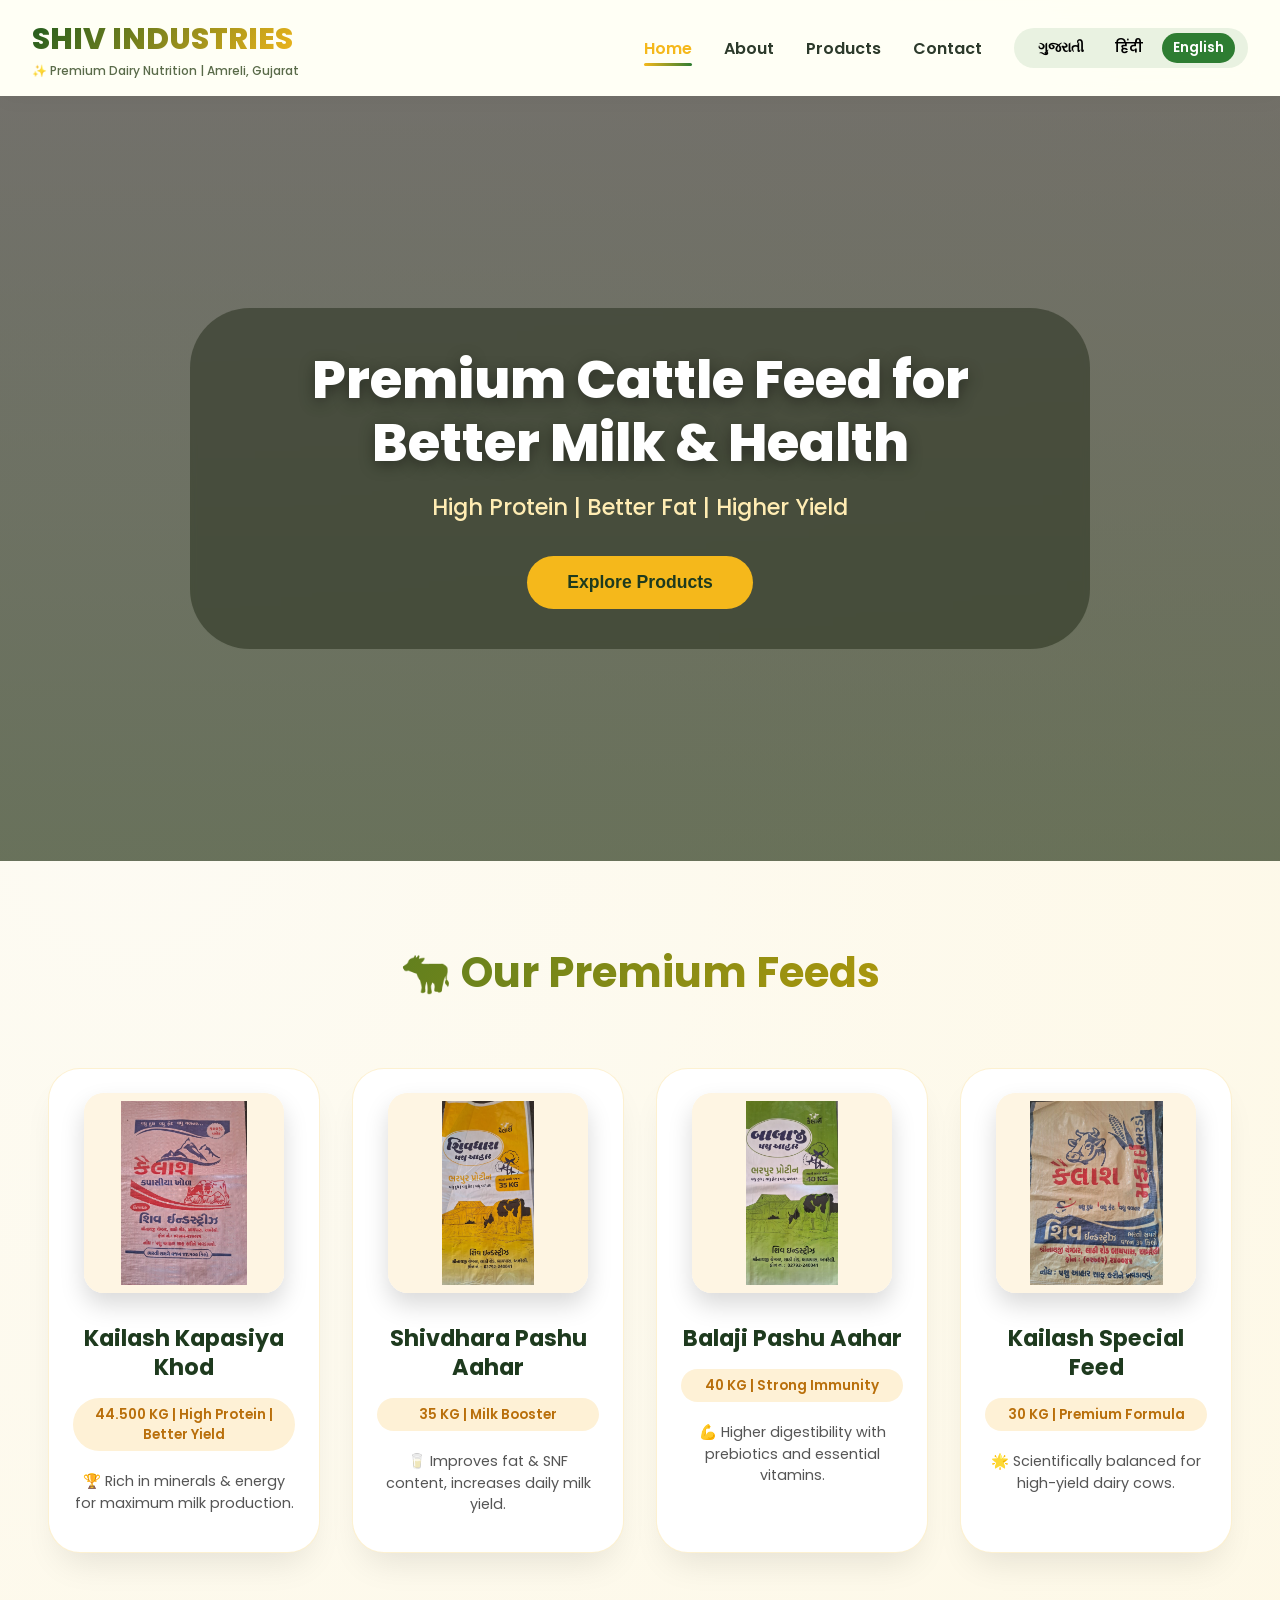
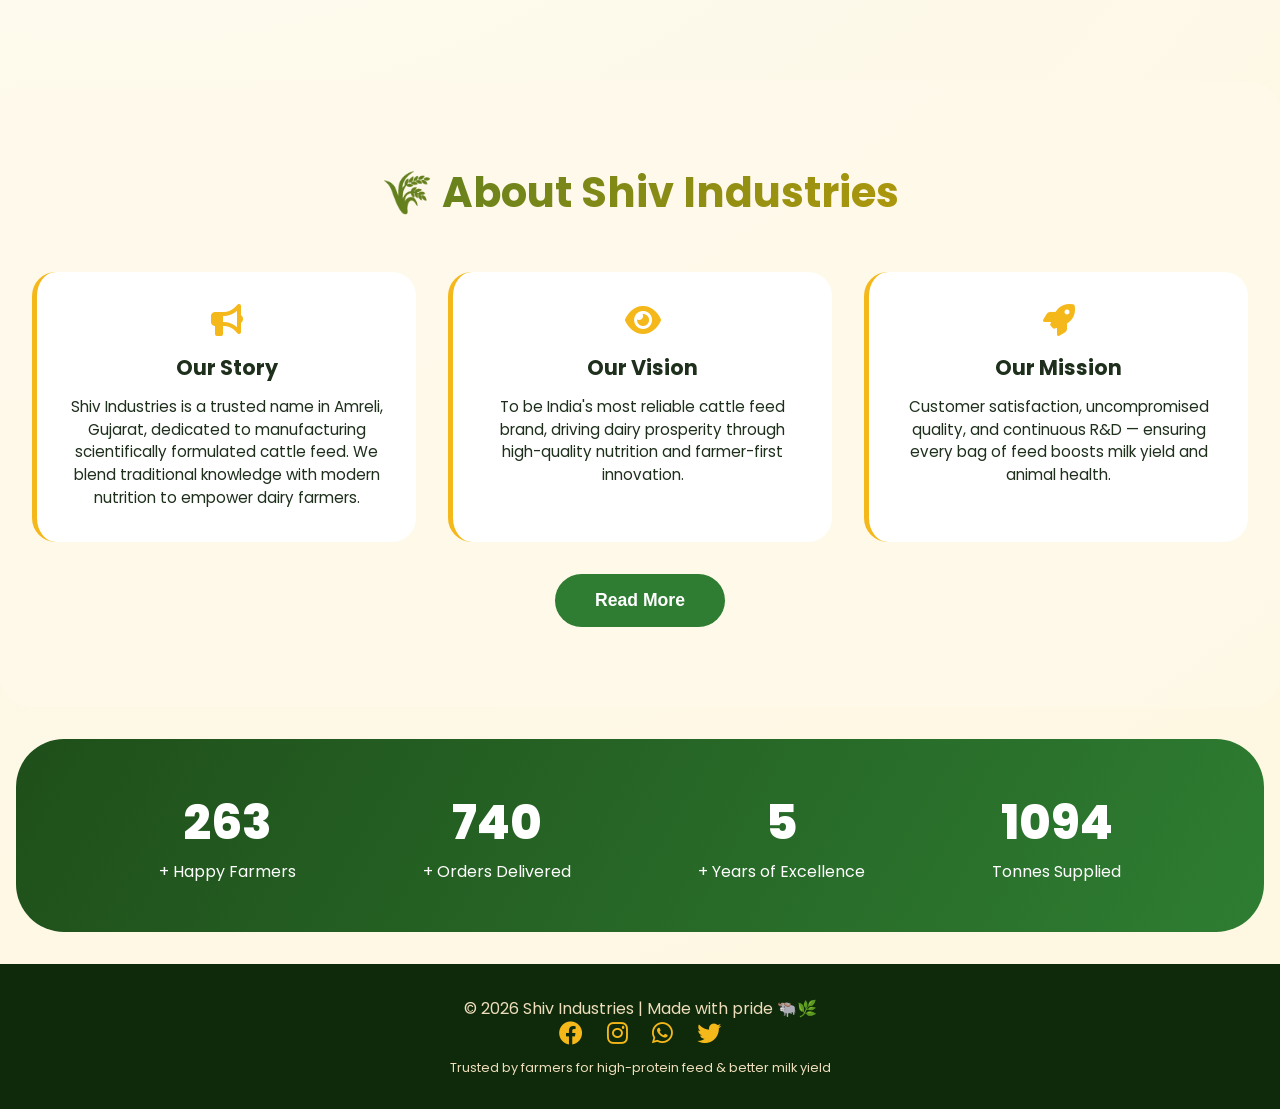
<file: index1.html>
<!DOCTYPE html>
<html lang="en">
<head>
  <meta charset="UTF-8">
  <meta name="viewport" content="width=device-width, initial-scale=1.0, viewport-fit=cover">
  <title>Shiv Industries | Premium Cattle Feed - Amreli, Gujarat .</title>
  <link href="https://fonts.googleapis.com/css2?family=Inter:opsz,wght@14..32,300;14..32,400;14..32,500;14..32,600;14..32,700;14..32,800&family=Poppins:wght@300;400;500;600;700;800&display=swap" rel="stylesheet">
  <link rel="stylesheet" href="https://cdnjs.cloudflare.com/ajax/libs/font-awesome/6.0.0-beta3/css/all.min.css">
  <style>
    * {
      margin: 0;
      padding: 0;
      box-sizing: border-box;
    }

    body {
      font-family: 'Poppins', 'Inter', sans-serif;
      background: radial-gradient(circle at 10% 30%, rgba(250,245,225,0.4) 0%, #fef7e0 100%);
      color: #1e2f1c;
      overflow-x: hidden;
    }

    /* Custom Scrollbar */
    ::-webkit-scrollbar { width: 8px; }
    ::-webkit-scrollbar-track { background: #e9f5e9; }
    ::-webkit-scrollbar-thumb { background: #2e7d32; border-radius: 10px; }

    /* Navbar - Fully Responsive */
    .navbar {
      position: sticky;
      top: 0;
      z-index: 1000;
      background: rgba(255, 255, 245, 0.96);
      backdrop-filter: blur(12px);
      box-shadow: 0 4px 20px rgba(0, 0, 0, 0.03);
      padding: clamp(0.8rem, 3vw, 1rem) clamp(1rem, 4vw, 2rem);
      display: flex;
      justify-content: space-between;
      align-items: center;
      flex-wrap: wrap;
    }

    .logo h1 {
      font-size: clamp(1.2rem, 5vw, 1.9rem);
      font-weight: 800;
      background: linear-gradient(130deg, #1e5a1e, #f5b81b);
      -webkit-background-clip: text;
      background-clip: text;
      color: transparent;
    }

    .logo span {
      font-size: clamp(0.55rem, 3vw, 0.75rem);
      font-weight: 500;
      color: #5a6b4a;
      display: block;
    }

    .nav-links {
      display: flex;
      gap: clamp(1rem, 3vw, 2rem);
      list-style: none;
      align-items: center;
      flex-wrap: wrap;
    }

    .nav-links a {
      text-decoration: none;
      font-weight: 600;
      color: #2c3a2b;
      transition: 0.3s;
      position: relative;
      font-size: clamp(0.85rem, 3vw, 1rem);
    }

    .nav-links a::after {
      content: '';
      position: absolute;
      bottom: -6px;
      left: 0;
      width: 0%;
      height: 2.5px;
      background: linear-gradient(90deg, #f5b81b, #2e7d32);
      transition: 0.3s ease;
      border-radius: 2px;
    }

    .nav-links a:hover::after,
    .nav-links a.active::after {
      width: 100%;
    }

    .nav-links a:hover,
    .nav-links a.active {
      color: #f5b81b;
    }

    .language-selector {
      display: flex;
      gap: 0.5rem;
      background: rgba(46, 125, 50, 0.1);
      padding: 0.3rem 0.8rem;
      border-radius: 50px;
    }

    .lang-btn {
      background: transparent;
      border: none;
      font-weight: 600;
      cursor: pointer;
      padding: 0.3rem 0.7rem;
      border-radius: 30px;
      transition: 0.3s;
      font-size: clamp(0.7rem, 2.5vw, 0.85rem);
      font-family: inherit;
    }

    .lang-btn.active {
      background: #2e7d32;
      color: white;
    }

    .lang-btn:hover:not(.active) {
      background: #f5b81b;
      color: #1e3a1e;
    }

    .menu-icon { display: none; font-size: 1.8rem; cursor: pointer; color: #2e7d32; }

    /* Hero Section */
    .hero {
      min-height: 85vh;
      background: linear-gradient(rgba(0, 0, 0, 0.55), rgba(25, 40, 10, 0.65)), url('https://images.pexels.com/photos/7750322/pexels-photo-7750322.jpeg?auto=compress&cs=tinysrgb&w=1600') center/cover no-repeat;
      display: flex;
      align-items: center;
      justify-content: center;
      text-align: center;
      padding: 2rem;
    }

    .hero-content {
      max-width: min(90%, 900px);
      background: rgba(15, 25, 5, 0.4);
      backdrop-filter: blur(3px);
      padding: clamp(1.5rem, 5vw, 2.5rem);
      border-radius: clamp(30px, 8vw, 60px);
    }

    .hero-title {
      font-size: clamp(1.5rem, 6vw, 3.3rem);
      font-weight: 800;
      color: white;
      text-shadow: 0 4px 15px rgba(0,0,0,0.4);
      line-height: 1.2;
    }

    .hero-sub {
      font-size: clamp(0.9rem, 4vw, 1.4rem);
      font-weight: 500;
      color: #ffecb3;
      margin: 1rem 0 2rem;
    }

    /* Sections */
    .section {
      padding: clamp(2rem, 8vw, 5rem) clamp(1rem, 5vw, 2rem);
      max-width: 1400px;
      margin: 0 auto;
    }

    .section-title {
      text-align: center;
      font-size: clamp(1.6rem, 6vw, 2.6rem);
      font-weight: 700;
      margin-bottom: clamp(2rem, 5vw, 3rem);
      background: linear-gradient(120deg, #2b6e2b, #e0a800);
      -webkit-background-clip: text;
      background-clip: text;
      color: transparent;
      padding: 0 1rem;
    }

    .bg-light {
      background: rgba(255, 251, 235, 0.6);
      border-radius: 2rem;
      margin: 2rem auto;
    }

    /* Products Grid */
    .products-grid {
      display: grid;
      grid-template-columns: repeat(auto-fit, minmax(280px, 1fr));
      gap: clamp(1rem, 3vw, 2rem);
      padding: clamp(0.5rem, 2vw, 1rem);
    }

    .product-card {
      background: white;
      border-radius: clamp(1rem, 4vw, 2rem);
      overflow: hidden;
      box-shadow: 0 20px 35px -12px rgba(0,0,0,0.1);
      transition: all 0.4s cubic-bezier(0.2, 0.9, 0.4, 1.1);
      text-align: center;
      padding: clamp(1rem, 4vw, 1.5rem);
      border: 1px solid rgba(245,184,27,0.2);
      display: flex;
      flex-direction: column;
      height: 100%;
    }

    .product-card:hover {
      transform: translateY(-12px);
      box-shadow: 0 30px 40px -12px rgba(46,125,50,0.3);
      border-color: #f5b81b;
    }

    /* Product Image Container - Perfect Square, No Cropping */
    .product-img {
      background: linear-gradient(135deg, #fef5e3 0%, #fff8ed 100%);
      width: min(100%, 200px);
      height: auto;
      aspect-ratio: 1 / 1;
      max-width: 200px;
      margin: 0 auto 1.2rem;
      display: flex;
      align-items: center;
      justify-content: center;
      border-radius: 20px;
      overflow: hidden;
      box-shadow: 0 12px 25px rgba(0,0,0,0.15);
      transition: all 0.4s ease;
      position: relative;
      flex-shrink: 0;
    }

    .product-img img {
      width: 100%;
      height: 100%;
      object-fit: contain;
      transition: transform 0.5s ease;
      display: block;
      background-color: #fef5e3;
      padding: 8px;
    }

    .product-card:hover .product-img img {
      transform: scale(1.05);
    }

    .product-img::after {
      content: '';
      position: absolute;
      top: 0;
      left: 0;
      right: 0;
      bottom: 0;
      background: rgba(46,125,50,0.05);
      opacity: 0;
      transition: opacity 0.3s ease;
      pointer-events: none;
      border-radius: 20px;
    }

    .product-img:hover::after {
      opacity: 1;
    }

    .product-card h3 { 
      font-size: clamp(1rem, 4vw, 1.4rem); 
      font-weight: 700; 
      margin: 0.75rem 0 0.5rem;
      color: #1e3a1e;
      line-height: 1.3;
    }

    .tagline { 
      background: #fef1d6; 
      display: inline-block; 
      padding: 0.4rem 1.2rem; 
      border-radius: 30px; 
      font-size: clamp(0.7rem, 2.5vw, 0.85rem); 
      font-weight: 600; 
      color: #b96f0b; 
      margin: 0.5rem 0;
    }

    .product-desc { 
      margin: 0.75rem 0; 
      color: #555; 
      font-size: clamp(0.8rem, 2.5vw, 0.9rem);
      line-height: 1.5;
      flex-grow: 1;
    }

    /* About Preview */
    .about-preview {
      display: grid;
      grid-template-columns: repeat(auto-fit, minmax(280px, 1fr));
      gap: clamp(1rem, 3vw, 2rem);
      margin-bottom: 2rem;
    }

    .about-preview-card {
      background: white;
      border-radius: 1.5rem;
      padding: clamp(1.5rem, 4vw, 2rem);
      text-align: center;
      border-left: 5px solid #f5b81b;
      transition: transform 0.3s;
    }

    .about-preview-card:hover {
      transform: translateY(-5px);
    }

    .about-preview-card i {
      font-size: clamp(1.5rem, 5vw, 2rem);
      color: #f5b81b;
      margin-bottom: 1rem;
    }

    .about-preview-card h3 {
      font-size: clamp(1.1rem, 4vw, 1.3rem);
      margin-bottom: 0.8rem;
    }

    .about-preview-card p {
      font-size: clamp(0.85rem, 3vw, 0.95rem);
      line-height: 1.5;
    }

    /* Counter Section */
    .counter-section {
      background: linear-gradient(120deg, #1f4f1a, #2e7d32);
      border-radius: clamp(1.5rem, 5vw, 3rem);
      margin: 2rem auto;
      padding: clamp(1.5rem, 5vw, 3rem);
      color: white;
      max-width: 1300px;
      width: calc(100% - 2rem);
    }

    .counters-flex {
      display: flex;
      justify-content: space-evenly;
      flex-wrap: wrap;
      gap: clamp(1rem, 4vw, 2rem);
      text-align: center;
    }

    .counter-box h2 { 
      font-size: clamp(1.8rem, 6vw, 3rem); 
      font-weight: 800; 
    }

    .counter-box p {
      font-size: clamp(0.8rem, 3vw, 1rem);
    }

    /* Buttons */
    .cta-btn, .btn-secondary {
      background: #f5b81b;
      color: #1e3a1e;
      padding: clamp(0.8rem, 3vw, 1rem) clamp(1.5rem, 5vw, 2.5rem);
      border: none;
      border-radius: 50px;
      font-weight: 800;
      font-size: clamp(0.9rem, 3vw, 1.1rem);
      cursor: pointer;
      transition: transform 0.2s, background 0.3s;
      display: inline-block;
    }

    .btn-secondary {
      background: #2e7d32;
      color: white;
    }

    .cta-btn:hover, .btn-secondary:hover {
      transform: scale(1.02);
      background: #ffcd4a;
    }

    .btn-secondary:hover {
      background: #f5b81b;
      color: #1e3a1e;
    }

    .text-center {
      text-align: center;
    }

    /* Footer */
    footer {
      background: #0e2a0b;
      color: #eeddbb;
      text-align: center;
      padding: clamp(1.5rem, 5vw, 2rem);
      margin-top: 2rem;
    }

    .social-icons i {
      font-size: clamp(1.2rem, 4vw, 1.5rem);
      margin: 0 10px;
      color: #f5b81b;
      transition: 0.2s;
      cursor: pointer;
    }

    .social-icons i:hover {
      color: white;
      transform: translateY(-3px);
    }

    /* ========== MEDIA QUERIES ========== */

    /* Large Desktop (1200px+) */
    @media (min-width: 1200px) {
      .products-grid {
        grid-template-columns: repeat(4, 1fr);
      }
    }

    /* Desktop (992px - 1199px) */
    @media (min-width: 992px) and (max-width: 1199px) {
      .products-grid {
        grid-template-columns: repeat(3, 1fr);
      }
    }

    /* Tablet Landscape (768px - 991px) */
    @media (min-width: 768px) and (max-width: 991px) {
      .navbar {
        flex-direction: row;
        justify-content: space-between;
      }
      
      .nav-links {
        display: flex !important;
        gap: 1.5rem;
      }
      
      .menu-icon {
        display: none !important;
      }
      
      .products-grid {
        grid-template-columns: repeat(2, 1fr);
      }
      
      .hero-title {
        font-size: 2.5rem;
      }
    }

    /* Tablet Portrait (576px - 767px) */
    @media (min-width: 576px) and (max-width: 767px) {
      .navbar {
        flex-direction: column;
        padding: 1rem;
      }
      
      .logo {
        width: 100%;
        display: flex;
        justify-content: space-between;
        align-items: center;
      }
      
      .menu-icon {
        display: block;
      }
      
      .nav-links {
        display: none;
        width: 100%;
        flex-direction: column;
        background: white;
        padding: 1rem;
        text-align: center;
        margin-top: 1rem;
        border-radius: 2rem;
        gap: 1rem;
      }
      
      .nav-links.active {
        display: flex;
      }
      
      .products-grid {
        grid-template-columns: repeat(2, 1fr);
        gap: 1rem;
      }
      
      .product-img {
        max-width: 160px;
      }
      
      .hero-title {
        font-size: 2rem;
      }
      
      .counter-box h2 {
        font-size: 2rem;
      }
    }

    /* Mobile Landscape (480px - 575px) */
    @media (min-width: 480px) and (max-width: 575px) {
      .navbar {
        flex-direction: column;
        padding: 0.8rem;
      }
      
      .logo {
        width: 100%;
        display: flex;
        justify-content: space-between;
        align-items: center;
      }
      
      .logo h1 {
        font-size: 1.3rem;
      }
      
      .menu-icon {
        display: block;
      }
      
      .nav-links {
        display: none;
        width: 100%;
        flex-direction: column;
        background: white;
        padding: 1rem;
        text-align: center;
        margin-top: 1rem;
        border-radius: 2rem;
        gap: 0.8rem;
      }
      
      .nav-links.active {
        display: flex;
      }
      
      .hero {
        min-height: 70vh;
      }
      
      .hero-title {
        font-size: 1.8rem;
      }
      
      .hero-sub {
        font-size: 0.9rem;
      }
      
      .products-grid {
        grid-template-columns: 1fr;
      }
      
      .product-img {
        max-width: 180px;
      }
      
      .section-title {
        font-size: 1.6rem;
      }
      
      .counter-box h2 {
        font-size: 1.8rem;
      }
      
      .about-preview {
        grid-template-columns: 1fr;
      }
    }

    /* Mobile Portrait (320px - 479px) */
    @media (max-width: 479px) {
      .navbar {
        flex-direction: column;
        padding: 0.8rem;
      }
      
      .logo {
        width: 100%;
        display: flex;
        justify-content: space-between;
        align-items: center;
      }
      
      .logo h1 {
        font-size: 1.1rem;
      }
      
      .logo span {
        font-size: 0.55rem;
      }
      
      .menu-icon {
        display: block;
        font-size: 1.5rem;
      }
      
      .nav-links {
        display: none;
        width: 100%;
        flex-direction: column;
        background: white;
        padding: 0.8rem;
        text-align: center;
        margin-top: 0.8rem;
        border-radius: 1.5rem;
        gap: 0.8rem;
      }
      
      .nav-links.active {
        display: flex;
      }
      
      .nav-links a {
        font-size: 0.85rem;
      }
      
      .language-selector {
        justify-content: center;
      }
      
      .lang-btn {
        padding: 0.2rem 0.5rem;
        font-size: 0.7rem;
      }
      
      .hero {
        min-height: 60vh;
        padding: 1rem;
      }
      
      .hero-content {
        padding: 1.2rem;
        border-radius: 30px;
      }
      
      .hero-title {
        font-size: 1.5rem;
      }
      
      .hero-sub {
        font-size: 0.8rem;
        margin: 0.8rem 0 1.5rem;
      }
      
      .cta-btn, .btn-secondary {
        padding: 0.7rem 1.2rem;
        font-size: 0.85rem;
      }
      
      .section {
        padding: 1.5rem 0.8rem;
      }
      
      .section-title {
        font-size: 1.4rem;
        margin-bottom: 1.5rem;
      }
      
      .products-grid {
        grid-template-columns: 1fr;
        gap: 1.2rem;
      }
      
      .product-card {
        padding: 1rem;
      }
      
      .product-img {
        max-width: 140px;
      }
      
      .product-img img {
        padding: 5px;
      }
      
      .product-card h3 {
        font-size: 1rem;
      }
      
      .tagline {
        font-size: 0.65rem;
        padding: 0.2rem 0.8rem;
      }
      
      .product-desc {
        font-size: 0.75rem;
      }
      
      .counter-section {
        padding: 1.2rem;
        margin: 1rem auto;
        border-radius: 1.5rem;
      }
      
      .counters-flex {
        gap: 1rem;
      }
      
      .counter-box h2 {
        font-size: 1.5rem;
      }
      
      .counter-box p {
        font-size: 0.7rem;
      }
      
      .about-preview {
        gap: 1rem;
      }
      
      .about-preview-card {
        padding: 1rem;
      }
      
      .about-preview-card i {
        font-size: 1.5rem;
      }
      
      .about-preview-card h3 {
        font-size: 1rem;
      }
      
      .about-preview-card p {
        font-size: 0.8rem;
      }
      
      footer {
        padding: 1.2rem;
      }
      
      footer p {
        font-size: 0.7rem;
      }
      
      .social-icons i {
        font-size: 1rem;
        margin: 0 8px;
      }
    }

    /* Extra Small Devices (below 320px) */
    @media (max-width: 320px) {
      .hero-title {
        font-size: 1.3rem;
      }
      
      .hero-sub {
        font-size: 0.7rem;
      }
      
      .section-title {
        font-size: 1.2rem;
      }
      
      .product-img {
        max-width: 120px;
      }
      
      .counter-box h2 {
        font-size: 1.2rem;
      }
    }

    /* Landscape Mode for Mobile */
    @media (max-width: 768px) and (orientation: landscape) {
      .hero {
        min-height: 100vh;
      }
      
      .products-grid {
        grid-template-columns: repeat(2, 1fr);
      }
      
      .navbar {
        padding: 0.5rem 1rem;
      }
    }

    /* Animation */
    @keyframes fadeInScale {
      from {
        opacity: 0;
        transform: scale(0.95);
      }
      to {
        opacity: 1;
        transform: scale(1);
      }
    }

    .product-img img {
      animation: fadeInScale 0.4s ease-out;
    }

    /* Smooth Scroll */
    html {
      scroll-behavior: smooth;
    }

    /* Focus States for Accessibility */
    a:focus, button:focus, input:focus {
      outline: 2px solid #f5b81b;
      outline-offset: 2px;
    }

    /* Touch Device Optimizations */
    @media (hover: hover) {
      .product-card:hover {
        transform: translateY(-12px);
      }
    }

    @media (hover: none) {
      .product-card:active {
        transform: translateY(-5px);
      }
    }
  </style>
</head>
<body>

<!-- Header -->
<nav class="navbar">
  <div class="logo">
    <h1>SHIV INDUSTRIES</h1>
    <span>✨ Premium Dairy Nutrition | Amreli, Gujarat</span>
  </div>
  <div class="menu-icon" id="menuToggle"><i class="fas fa-bars"></i></div>
  <ul class="nav-links" id="navLinks">
    <li><a href="index.html" class="active">Home</a></li>
    <li><a href="about.html">About</a></li>
    <li><a href="products.html">Products</a></li>
    <li><a href="contact.html">Contact</a></li>
    <li>
      <div class="language-selector">
        <button class="lang-btn" data-lang="gu">ગુજરાતી</button>
        <button class="lang-btn" data-lang="hi">हिंदी</button>
        <button class="lang-btn active" data-lang="en">English</button>
      </div>
    </li>
  </ul>
</nav>

<!-- Hero Section -->
<section class="hero">
  <div class="hero-content">
    <h1 class="hero-title" data-key="heroTitle">Premium Cattle Feed for Better Milk & Health</h1>
    <p class="hero-sub" data-key="heroSub">High Protein | Better Fat | Higher Yield</p>
    <button class="cta-btn" onclick="location.href='products.html'" data-key="heroBtn">Explore Products</button>
  </div>
</section>

<!-- Products Preview -->
<section class="section">
  <h2 class="section-title" data-key="productsTitle">🐄 Our Premium Feeds</h2>
  <div class="products-grid">
    <div class="product-card">
      <div class="product-img"><img src="khol.jpeg" alt="Kailash Kapasiya Khod"></div>
      <h3 data-key="prod1Name">Kailash Kapasiya Khod</h3>
      <div class="tagline" data-key="prod1Tag">44.500 KG | High Protein | Better Yield</div>
      <p class="product-desc" data-key="prod1Desc">🏆 Rich in minerals & energy for maximum milk production.</p>
    </div>
    <div class="product-card">
      <div class="product-img"><img src="shivdhara.jpeg" alt="Shivdhara Pashu Aahar"></div>
      <h3 data-key="prod2Name">Shivdhara Pashu Aahar</h3>
      <div class="tagline" data-key="prod2Tag">35 KG | Milk Booster</div>
      <p class="product-desc" data-key="prod2Desc">🥛 Improves fat & SNF content, increases daily milk yield.</p>
    </div>
    <div class="product-card">
      <div class="product-img"><img src="balaji.jpeg" alt="Balaji Pashu Aahar"></div>
      <h3 data-key="prod3Name">Balaji Pashu Aahar</h3>
      <div class="tagline" data-key="prod3Tag">40 KG | Strong Immunity</div>
      <p class="product-desc" data-key="prod3Desc">💪 Higher digestibility with prebiotics and essential vitamins.</p>
    </div>
    <div class="product-card">
      <div class="product-img"><img src="makaybhushu.jpeg" alt="Kailash Special Feed"></div>
      <h3 data-key="prod4Name">Kailash Special Feed</h3>
      <div class="tagline" data-key="prod4Tag">30 KG | Premium Formula</div>
      <p class="product-desc" data-key="prod4Desc">🌟 Scientifically balanced for high-yield dairy cows.</p>
    </div>
  </div>
</section>

<!-- About Preview -->
<section class="section bg-light">
  <h2 class="section-title" data-key="aboutTitle">🌾 About Shiv Industries</h2>
  <div class="about-preview">
    <div class="about-preview-card">
      <i class="fas fa-bullhorn"></i>
      <h3 data-key="storyTitle">Our Story</h3>
      <p data-key="storyText">Shiv Industries is a trusted name in Amreli, Gujarat, dedicated to manufacturing scientifically formulated cattle feed. We blend traditional knowledge with modern nutrition to empower dairy farmers.</p>
    </div>
    <div class="about-preview-card">
      <i class="fas fa-eye"></i>
      <h3 data-key="visionTitle">Our Vision</h3>
      <p data-key="visionText">To be India's most reliable cattle feed brand, driving dairy prosperity through high-quality nutrition and farmer-first innovation.</p>
    </div>
    <div class="about-preview-card">
      <i class="fas fa-rocket"></i>
      <h3 data-key="missionTitle">Our Mission</h3>
      <p data-key="missionText">Customer satisfaction, uncompromised quality, and continuous R&D — ensuring every bag of feed boosts milk yield and animal health.</p>
    </div>
  </div>
  <div class="text-center">
    <button class="btn-secondary" onclick="location.href='about.html'" data-key="readMoreBtn">Read More</button>
  </div>
</section>

<!-- Counter Section -->
<div class="counter-section">
  <div class="counters-flex">
    <div class="counter-box"><h2 id="farmerCount">0</h2><p data-key="counter1">+ Happy Farmers</p></div>
    <div class="counter-box"><h2 id="orderCount">0</h2><p data-key="counter2">+ Orders Delivered</p></div>
    <div class="counter-box"><h2 id="expCount">0</h2><p data-key="counter3">+ Years of Excellence</p></div>
    <div class="counter-box"><h2 id="tonnesCount">0</h2><p data-key="counter4">Tonnes Supplied</p></div>
  </div>
</div>

<!-- Footer -->
<footer>
  <p data-key="footerText">© 2026 Shiv Industries | Made with pride 🐃🌿</p>
  <div class="social-icons">
    <i class="fab fa-facebook"></i> <i class="fab fa-instagram"></i> <i class="fab fa-whatsapp"></i> <i class="fab fa-twitter"></i>
  </div>
  <p style="margin-top:10px; font-size:0.8rem;" data-key="footerTag">Trusted by farmers for high-protein feed & better milk yield</p>
</footer>

<script>
  // Mobile menu toggle
  const menuToggle = document.getElementById('menuToggle');
  const navLinks = document.getElementById('navLinks');
  
  if (menuToggle) {
    menuToggle.addEventListener('click', () => {
      navLinks.classList.toggle('active');
    });
  }

  // Language translations
  const translations = {
    en: {
      heroTitle: "Premium Cattle Feed for Better Milk & Health",
      heroSub: "High Protein | Better Fat | Higher Yield",
      heroBtn: "Explore Products",
      productsTitle: "🐄 Our Premium Feeds",
      prod1Name: "Kailash Kapasiya Khod",
      prod1Tag: "44.500 KG | High Protein | Better Yield",
      prod1Desc: "🏆 Rich in minerals & energy for maximum milk production.",
      prod2Name: "Shivdhara Pashu Aahar",
      prod2Tag: "35 KG | Milk Booster",
      prod2Desc: "🥛 Improves fat & SNF content, increases daily milk yield.",
      prod3Name: "Balaji Pashu Aahar",
      prod3Tag: "40 KG | Strong Immunity",
      prod3Desc: "💪 Higher digestibility with prebiotics and essential vitamins.",
      prod4Name: "Kailash Special Feed",
      prod4Tag: "30 KG | Premium Formula",
      prod4Desc: "🌟 Scientifically balanced for high-yield dairy cows.",
      aboutTitle: "🌾 About Shiv Industries",
      storyTitle: "Our Story",
      storyText: "Shiv Industries is a trusted name in Amreli, Gujarat, dedicated to manufacturing scientifically formulated cattle feed. We blend traditional knowledge with modern nutrition to empower dairy farmers.",
      visionTitle: "Our Vision",
      visionText: "To be India's most reliable cattle feed brand, driving dairy prosperity through high-quality nutrition and farmer-first innovation.",
      missionTitle: "Our Mission",
      missionText: "Customer satisfaction, uncompromised quality, and continuous R&D — ensuring every bag of feed boosts milk yield and animal health.",
      readMoreBtn: "Read More",
      counter1: "+ Happy Farmers",
      counter2: "+ Orders Delivered",
      counter3: "+ Years of Excellence",
      counter4: "Tonnes Supplied",
      footerText: "© 2026 Shiv Industries | Made with pride 🐃🌿",
      footerTag: "Trusted by farmers for high-protein feed & better milk yield"
    },
    hi: {
      heroTitle: "बेहतर दूध और स्वास्थ्य के लिए प्रीमियम पशु आहार",
      heroSub: "उच्च प्रोटीन | बेहतर फैट | अधिक उत्पादन",
      heroBtn: "उत्पाद देखें",
      productsTitle: "🐄 हमारे प्रीमियम फीड",
      prod1Name: "कैलाश कपासिया खोद",
      prod1Tag: "44.500 किलो | उच्च प्रोटीन | बेहतर उत्पादन",
      prod1Desc: "🏆 खनिज और ऊर्जा से भरपूर",
      prod2Name: "शिवधारा पशु आहार",
      prod2Tag: "35 किलो | दूध बूस्टर",
      prod2Desc: "🥛 फैट और एसएनएफ में सुधार",
      prod3Name: "बालाजी पशु आहार",
      prod3Tag: "40 किलो | मजबूत प्रतिरक्षा",
      prod3Desc: "💪 उच्च पाचनशक्ति",
      prod4Name: "कैलाश स्पेशल फीड",
      prod4Tag: "30 किलो | प्रीमियम फॉर्मूला",
      prod4Desc: "🌟 अधिकतम दूध उत्पादन",
      aboutTitle: "🌾 शिव इंडस्ट्रीज के बारे में",
      storyTitle: "हमारी कहानी",
      storyText: "शिव इंडस्ट्रीज अमरेली, गुजरात में एक विश्वसनीय नाम है, जो वैज्ञानिक रूप से तैयार पशु आहार के निर्माण के लिए समर्पित है।",
      visionTitle: "हमारा दृष्टिकोण",
      visionText: "भारत का सबसे भरोसेमंद पशु आहार ब्रांड बनना।",
      missionTitle: "हमारा मिशन",
      missionText: "ग्राहक संतुष्टि, अटल गुणवत्ता, और निरंतर अनुसंधान।",
      readMoreBtn: "और पढ़ें",
      counter1: "+ खुश किसान",
      counter2: "+ ऑर्डर वितरित",
      counter3: "+ वर्षों का अनुभव",
      counter4: "टन आपूर्ति",
      footerText: "© 2026 शिव इंडस्ट्रीज | गर्व से बनाया 🐃🌿",
      footerTag: "उच्च प्रोटीन फीड और बेहतर दूध उत्पादन के लिए किसानों द्वारा भरोसेमंद"
    },
    gu: {
      heroTitle: "વધુ દૂધ અને સ્વાસ્થ્ય માટે પ્રીમિયમ પશુ આહાર",
      heroSub: "ઉચ્ચ પ્રોટીન | વધુ ફેટ | વધુ ઉત્પાદન",
      heroBtn: "ઉત્પાદનો જુઓ",
      productsTitle: "🐄 અમારા પ્રીમિયમ ફીડ",
      prod1Name: "કૈલાશ કપાસિયા ખોદ",
      prod1Tag: "44.500 કિગ્રા | ઉચ્ચ પ્રોટીન | વધુ ઉત્પાદન",
      prod1Desc: "🏆 ખનિજો અને ઊર્જાથી ભરપૂર",
      prod2Name: "શિવધારા પશુ આહાર",
      prod2Tag: "35 કિગ્રા | દૂધ બૂસ્ટર",
      prod2Desc: "🥛 ફેટ અને એસએનએફ સુધારે",
      prod3Name: "બાલાજી પશુ આહાર",
      prod3Tag: "40 કિગ્રા | મજબૂત રોગપ્રતિકારક",
      prod3Desc: "💪 ઉચ્ચ પાચનક્ષમતા",
      prod4Name: "કૈલાશ સ્પેશિયલ ફીડ",
      prod4Tag: "30 કિગ્રા | પ્રીમિયમ ફોર્મ્યુલા",
      prod4Desc: "🌟 મહત્તમ દૂધ ઉત્પાદન",
      aboutTitle: "🌾 શિવ ઇન્ડસ્ટ્રીઝ વિશે",
      storyTitle: "અમારી વાર્તા",
      storyText: "શિવ ઇન્ડસ્ટ્રીઝ અમરેલી, ગુજરાતમાં એક વિશ્વસનીય નામ છે, જે વૈજ્ઞાનિક રીતે ઘડવામાં આવેલ પશુ આહારના ઉત્પાદન માટે સમર્પિત છે.",
      visionTitle: "અમારું દ્રષ્ટિકોણ",
      visionText: "ભારતની સૌથી વિશ્વસનીય પશુ આહાર બ્રાન્ડ બનવું.",
      missionTitle: "અમારું મિશન",
      missionText: "ગ્રાહક સંતોષ, અટલ ગુણવત્તા અને સતત સંશોધન.",
      readMoreBtn: "વધુ વાંચો",
      counter1: "+ ખુશ ખેડૂતો",
      counter2: "+ ઓર્ડર ડિલિવર",
      counter3: "+ વર્ષનો અનુભવ",
      counter4: "ટન સપ્લાય",
      footerText: "© 2026 શિવ ઇન્ડસ્ટ્રીઝ | ગર્વથી બનાવ્યું 🐃🌿",
      footerTag: "ઉચ્ચ પ્રોટીન ફીડ અને વધુ દૂધ ઉત્પાદન માટે ખેડૂતો દ્વારા વિશ્વસનીય"
    }
  };

  let currentLang = 'en';

  function updateLanguage() {
    const t = translations[currentLang];
    document.querySelectorAll('[data-key]').forEach(el => {
      const key = el.getAttribute('data-key');
      if (t[key]) el.innerText = t[key];
    });
    document.querySelectorAll('.lang-btn').forEach(btn => {
      if (btn.getAttribute('data-lang') === currentLang) btn.classList.add('active');
      else btn.classList.remove('active');
    });
  }

  // Language switcher
  document.querySelectorAll('.lang-btn').forEach(btn => {
    btn.addEventListener('click', () => {
      currentLang = btn.getAttribute('data-lang');
      updateLanguage();
    });
  });

  // Counter animation
  function animateNumber(element, start, end, duration) {
    let startTime = null;
    function step(timestamp) {
      if (!startTime) startTime = timestamp;
      const progress = Math.min((timestamp - startTime) / duration, 1);
      const current = Math.floor(progress * (end - start) + start);
      element.innerText = current;
      if (progress < 1) requestAnimationFrame(step);
      else element.innerText = end;
    }
    requestAnimationFrame(step);
  }

  const observer = new IntersectionObserver((entries) => {
    entries.forEach(entry => {
      if (entry.isIntersecting) {
        animateNumber(document.getElementById('farmerCount'), 0, 872, 1600);
        animateNumber(document.getElementById('orderCount'), 0, 2450, 1600);
        animateNumber(document.getElementById('expCount'), 0, 14, 1200);
        animateNumber(document.getElementById('tonnesCount'), 0, 3850, 1700);
        observer.disconnect();
      }
    });
  }, { threshold: 0.5 });
  
  const counterSection = document.querySelector('.counter-section');
  if (counterSection) observer.observe(counterSection);

  // Initialize language
  updateLanguage();
</script>
</body>
</html>
</file>
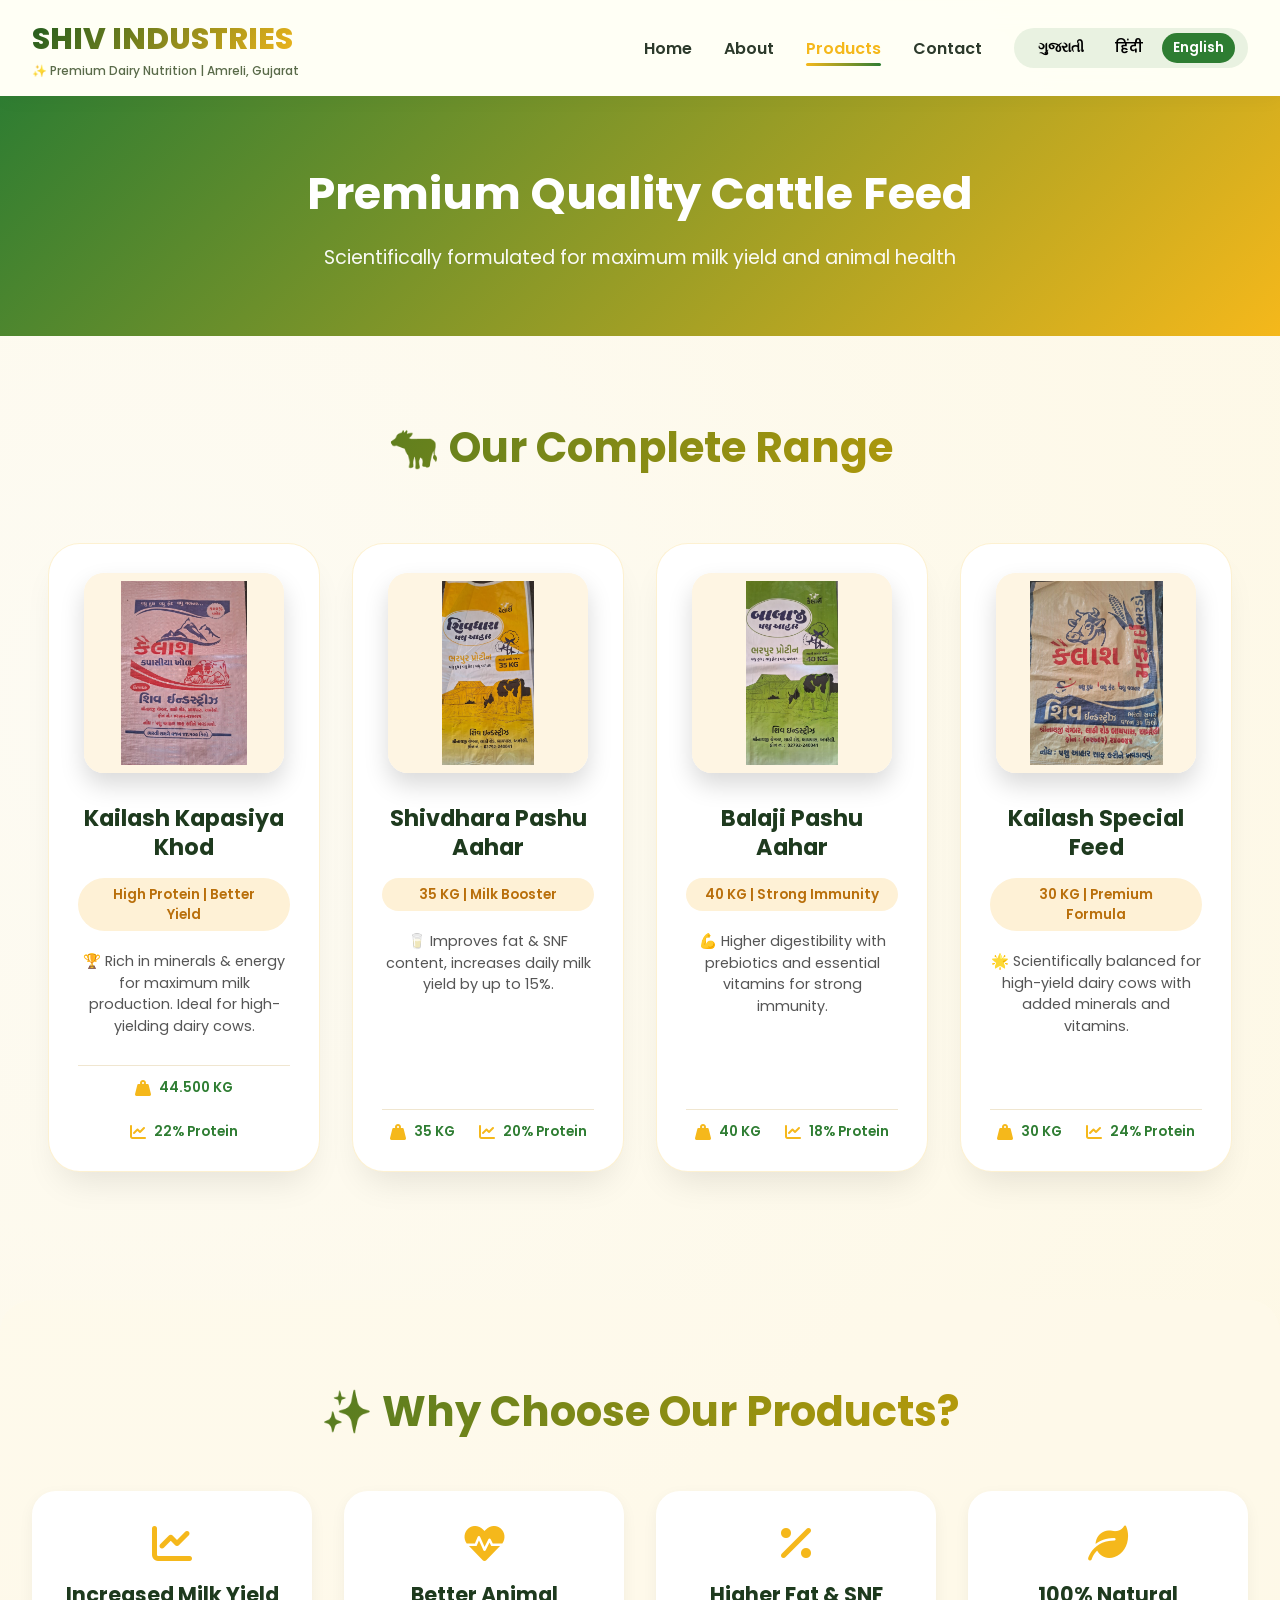
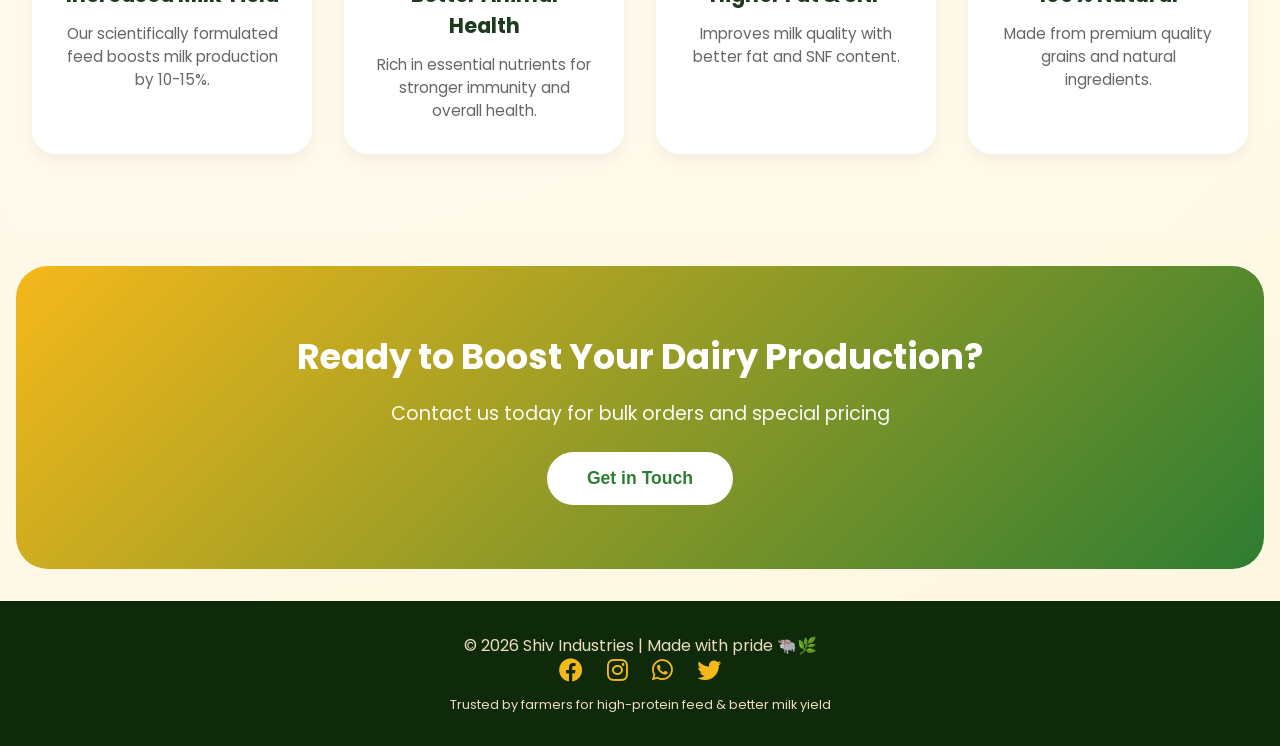
<file: products.html>
<!DOCTYPE html>
<html lang="en">
<head>
  <meta charset="UTF-8">
  <meta name="viewport" content="width=device-width, initial-scale=1.0, viewport-fit=cover">
  <title>Our Products | Shiv Industries - Premium Cattle Feed</title>
  <link href="https://fonts.googleapis.com/css2?family=Inter:opsz,wght@14..32,300;14..32,400;14..32,500;14..32,600;14..32,700;14..32,800&family=Poppins:wght@300;400;500;600;700;800&display=swap" rel="stylesheet">
  <link rel="stylesheet" href="https://cdnjs.cloudflare.com/ajax/libs/font-awesome/6.0.0-beta3/css/all.min.css">
  <style>
    * {
      margin: 0;
      padding: 0;
      box-sizing: border-box;
    }

    body {
      font-family: 'Poppins', 'Inter', sans-serif;
      background: radial-gradient(circle at 10% 30%, rgba(250,245,225,0.4) 0%, #fef7e0 100%);
      color: #1e2f1c;
      overflow-x: hidden;
    }

    /* Custom Scrollbar */
    ::-webkit-scrollbar { width: 8px; }
    ::-webkit-scrollbar-track { background: #e9f5e9; }
    ::-webkit-scrollbar-thumb { background: #2e7d32; border-radius: 10px; }

    /* Navbar - Fully Responsive */
    .navbar {
      position: sticky;
      top: 0;
      z-index: 1000;
      background: rgba(255, 255, 245, 0.96);
      backdrop-filter: blur(12px);
      box-shadow: 0 4px 20px rgba(0, 0, 0, 0.03);
      padding: clamp(0.8rem, 3vw, 1rem) clamp(1rem, 4vw, 2rem);
      display: flex;
      justify-content: space-between;
      align-items: center;
      flex-wrap: wrap;
    }

    .logo h1 {
      font-size: clamp(1.2rem, 5vw, 1.9rem);
      font-weight: 800;
      background: linear-gradient(130deg, #1e5a1e, #f5b81b);
      -webkit-background-clip: text;
      background-clip: text;
      color: transparent;
    }

    .logo span {
      font-size: clamp(0.55rem, 3vw, 0.75rem);
      font-weight: 500;
      color: #5a6b4a;
      display: block;
    }

    .nav-links {
      display: flex;
      gap: clamp(1rem, 3vw, 2rem);
      list-style: none;
      align-items: center;
      flex-wrap: wrap;
    }

    .nav-links a {
      text-decoration: none;
      font-weight: 600;
      color: #2c3a2b;
      transition: 0.3s;
      position: relative;
      font-size: clamp(0.85rem, 3vw, 1rem);
    }

    .nav-links a::after {
      content: '';
      position: absolute;
      bottom: -6px;
      left: 0;
      width: 0%;
      height: 2.5px;
      background: linear-gradient(90deg, #f5b81b, #2e7d32);
      transition: 0.3s ease;
      border-radius: 2px;
    }

    .nav-links a:hover::after,
    .nav-links a.active::after {
      width: 100%;
    }

    .nav-links a:hover,
    .nav-links a.active {
      color: #f5b81b;
    }

    .language-selector {
      display: flex;
      gap: 0.5rem;
      background: rgba(46, 125, 50, 0.1);
      padding: 0.3rem 0.8rem;
      border-radius: 50px;
    }

    .lang-btn {
      background: transparent;
      border: none;
      font-weight: 600;
      cursor: pointer;
      padding: 0.3rem 0.7rem;
      border-radius: 30px;
      transition: 0.3s;
      font-size: clamp(0.7rem, 2.5vw, 0.85rem);
      font-family: inherit;
    }

    .lang-btn.active {
      background: #2e7d32;
      color: white;
    }

    .lang-btn:hover:not(.active) {
      background: #f5b81b;
      color: #1e3a1e;
    }

    .menu-icon { display: none; font-size: 1.8rem; cursor: pointer; color: #2e7d32; }

    /* Products Hero Section */
    .products-hero {
      background: linear-gradient(135deg, #2e7d32, #f5b81b);
      padding: clamp(2rem, 8vw, 4rem) clamp(1rem, 5vw, 2rem);
      text-align: center;
      color: white;
    }

    .products-hero-content h1 {
      font-size: clamp(1.8rem, 6vw, 2.8rem);
      margin-bottom: 1rem;
      font-weight: 700;
    }

    .products-hero-content p {
      font-size: clamp(1rem, 4vw, 1.2rem);
      max-width: 800px;
      margin: 0 auto;
      opacity: 0.95;
    }

    /* Sections */
    .section {
      padding: clamp(2rem, 8vw, 5rem) clamp(1rem, 5vw, 2rem);
      max-width: 1400px;
      margin: 0 auto;
    }

    .section-title {
      text-align: center;
      font-size: clamp(1.6rem, 6vw, 2.6rem);
      font-weight: 700;
      margin-bottom: clamp(2rem, 5vw, 3rem);
      background: linear-gradient(120deg, #2b6e2b, #e0a800);
      -webkit-background-clip: text;
      background-clip: text;
      color: transparent;
      padding: 0 1rem;
    }

    .bg-light {
      background: rgba(255, 251, 235, 0.6);
      border-radius: 2rem;
      margin: 2rem auto;
    }

    /* Products Grid */
    .products-grid {
      display: grid;
      grid-template-columns: repeat(auto-fit, minmax(300px, 1fr));
      gap: clamp(1.5rem, 4vw, 2rem);
      padding: clamp(0.5rem, 2vw, 1rem);
    }

    .product-card {
      background: white;
      border-radius: clamp(1rem, 4vw, 2rem);
      overflow: hidden;
      box-shadow: 0 20px 35px -12px rgba(0,0,0,0.1);
      transition: all 0.4s cubic-bezier(0.2, 0.9, 0.4, 1.1);
      text-align: center;
      padding: clamp(1.2rem, 4vw, 1.8rem);
      border: 1px solid rgba(245,184,27,0.2);
      display: flex;
      flex-direction: column;
      height: 100%;
    }

    .product-card:hover {
      transform: translateY(-12px);
      box-shadow: 0 30px 40px -12px rgba(46,125,50,0.3);
      border-color: #f5b81b;
    }

    /* Product Image Container - Perfect Square, No Cropping */
    .product-img {
      background: linear-gradient(135deg, #fef5e3 0%, #fff8ed 100%);
      width: min(100%, 200px);
      height: auto;
      aspect-ratio: 1 / 1;
      max-width: 200px;
      margin: 0 auto 1.2rem;
      display: flex;
      align-items: center;
      justify-content: center;
      border-radius: 20px;
      overflow: hidden;
      box-shadow: 0 12px 25px rgba(0,0,0,0.15);
      transition: all 0.4s ease;
      position: relative;
      flex-shrink: 0;
    }

    .product-img img {
      width: 100%;
      height: 100%;
      object-fit: contain;
      transition: transform 0.5s ease;
      display: block;
      background-color: #fef5e3;
      padding: 8px;
    }

    .product-card:hover .product-img img {
      transform: scale(1.05);
    }

    .product-img::after {
      content: '';
      position: absolute;
      top: 0;
      left: 0;
      right: 0;
      bottom: 0;
      background: rgba(46,125,50,0.05);
      opacity: 0;
      transition: opacity 0.3s ease;
      pointer-events: none;
      border-radius: 20px;
    }

    .product-img:hover::after {
      opacity: 1;
    }

    .product-card h3 {
      font-size: clamp(1.1rem, 4vw, 1.4rem);
      font-weight: 700;
      margin: 0.75rem 0 0.5rem;
      color: #1e3a1e;
      line-height: 1.3;
    }

    .tagline {
      background: #fef1d6;
      display: inline-block;
      padding: 0.4rem 1.2rem;
      border-radius: 30px;
      font-size: clamp(0.7rem, 2.5vw, 0.85rem);
      font-weight: 600;
      color: #b96f0b;
      margin: 0.5rem 0;
    }

    .product-desc {
      margin: 0.75rem 0;
      color: #555;
      font-size: clamp(0.8rem, 2.5vw, 0.9rem);
      line-height: 1.5;
      flex-grow: 1;
    }

    .product-specs {
      display: flex;
      justify-content: center;
      gap: clamp(1rem, 3vw, 1.5rem);
      margin-top: 1rem;
      padding-top: 0.75rem;
      border-top: 1px solid #f0e6d0;
      font-size: clamp(0.75rem, 2.5vw, 0.85rem);
      color: #2e7d32;
      font-weight: 600;
      flex-wrap: wrap;
    }

    .product-specs span {
      display: inline-flex;
      align-items: center;
      gap: 0.5rem;
    }

    .product-specs i {
      font-size: 1rem;
      color: #f5b81b;
    }

    /* Benefits Grid */
    .benefits-grid {
      display: grid;
      grid-template-columns: repeat(auto-fit, minmax(250px, 1fr));
      gap: clamp(1.5rem, 4vw, 2rem);
    }

    .benefit-card {
      background: white;
      border-radius: 1.5rem;
      padding: clamp(1.5rem, 4vw, 2rem);
      text-align: center;
      transition: all 0.3s ease;
      box-shadow: 0 5px 15px rgba(0,0,0,0.05);
    }

    .benefit-card:hover {
      transform: translateY(-8px);
      box-shadow: 0 15px 30px rgba(0,0,0,0.1);
    }

    .benefit-card i {
      font-size: clamp(2rem, 6vw, 2.5rem);
      color: #f5b81b;
      margin-bottom: 1rem;
      display: inline-block;
    }

    .benefit-card h3 {
      font-size: clamp(1.1rem, 4vw, 1.3rem);
      margin-bottom: 0.8rem;
      color: #1e3a1e;
    }

    .benefit-card p {
      font-size: clamp(0.85rem, 3vw, 0.95rem);
      line-height: 1.5;
      color: #666;
    }

    /* CTA Section */
    .cta-section {
      background: linear-gradient(135deg, #f5b81b, #2e7d32);
      padding: clamp(2rem, 8vw, 4rem) clamp(1rem, 5vw, 2rem);
      text-align: center;
      color: white;
      margin: 2rem auto;
      border-radius: clamp(1.5rem, 5vw, 2rem);
      max-width: 1300px;
      width: calc(100% - 2rem);
    }

    .cta-content h2 {
      font-size: clamp(1.5rem, 5vw, 2.2rem);
      margin-bottom: 1rem;
    }

    .cta-content p {
      font-size: clamp(1rem, 3vw, 1.2rem);
      margin-bottom: 1.5rem;
      opacity: 0.95;
    }

    .cta-btn {
      background: white;
      color: #2e7d32;
      padding: clamp(0.8rem, 3vw, 1rem) clamp(1.5rem, 5vw, 2.5rem);
      border: none;
      border-radius: 50px;
      font-weight: 800;
      font-size: clamp(0.9rem, 3vw, 1.1rem);
      cursor: pointer;
      transition: all 0.3s ease;
      display: inline-block;
    }

    .cta-btn:hover {
      transform: scale(1.05);
      background: #1e3a1e;
      color: white;
    }

    /* Footer */
    footer {
      background: #0e2a0b;
      color: #eeddbb;
      text-align: center;
      padding: clamp(1.5rem, 5vw, 2rem);
      margin-top: 2rem;
    }

    .social-icons i {
      font-size: clamp(1.2rem, 4vw, 1.5rem);
      margin: 0 10px;
      color: #f5b81b;
      transition: 0.2s;
      cursor: pointer;
    }

    .social-icons i:hover {
      color: white;
      transform: translateY(-3px);
    }

    /* ========== MEDIA QUERIES ========== */

    /* Large Desktop (1200px+) */
    @media (min-width: 1200px) {
      .products-grid {
        grid-template-columns: repeat(4, 1fr);
      }
    }

    /* Desktop (992px - 1199px) */
    @media (min-width: 992px) and (max-width: 1199px) {
      .products-grid {
        grid-template-columns: repeat(3, 1fr);
      }
    }

    /* Tablet Landscape (768px - 991px) */
    @media (min-width: 768px) and (max-width: 991px) {
      .navbar {
        flex-direction: row;
        justify-content: space-between;
      }
      
      .nav-links {
        display: flex !important;
        gap: 1.5rem;
      }
      
      .menu-icon {
        display: none !important;
      }
      
      .products-grid {
        grid-template-columns: repeat(2, 1fr);
      }
      
      .benefits-grid {
        grid-template-columns: repeat(2, 1fr);
      }
    }

    /* Tablet Portrait (576px - 767px) */
    @media (min-width: 576px) and (max-width: 767px) {
      .navbar {
        flex-direction: column;
        padding: 1rem;
      }
      
      .logo {
        width: 100%;
        display: flex;
        justify-content: space-between;
        align-items: center;
      }
      
      .menu-icon {
        display: block;
      }
      
      .nav-links {
        display: none;
        width: 100%;
        flex-direction: column;
        background: white;
        padding: 1rem;
        text-align: center;
        margin-top: 1rem;
        border-radius: 2rem;
        gap: 1rem;
      }
      
      .nav-links.active {
        display: flex;
      }
      
      .products-grid {
        grid-template-columns: repeat(2, 1fr);
        gap: 1.2rem;
      }
      
      .benefits-grid {
        grid-template-columns: repeat(2, 1fr);
      }
    }

    /* Mobile Landscape (480px - 575px) */
    @media (min-width: 480px) and (max-width: 575px) {
      .navbar {
        flex-direction: column;
        padding: 0.8rem;
      }
      
      .logo {
        width: 100%;
        display: flex;
        justify-content: space-between;
        align-items: center;
      }
      
      .logo h1 {
        font-size: 1.3rem;
      }
      
      .menu-icon {
        display: block;
      }
      
      .nav-links {
        display: none;
        width: 100%;
        flex-direction: column;
        background: white;
        padding: 1rem;
        text-align: center;
        margin-top: 1rem;
        border-radius: 2rem;
        gap: 0.8rem;
      }
      
      .nav-links.active {
        display: flex;
      }
      
      .products-hero-content h1 {
        font-size: 1.8rem;
      }
      
      .products-hero-content p {
        font-size: 1rem;
      }
      
      .products-grid {
        grid-template-columns: 1fr;
        gap: 1.5rem;
      }
      
      .benefits-grid {
        grid-template-columns: 1fr;
      }
      
      .product-img {
        max-width: 180px;
      }
    }

    /* Mobile Portrait (320px - 479px) */
    @media (max-width: 479px) {
      .navbar {
        flex-direction: column;
        padding: 0.8rem;
      }
      
      .logo {
        width: 100%;
        display: flex;
        justify-content: space-between;
        align-items: center;
      }
      
      .logo h1 {
        font-size: 1.1rem;
      }
      
      .logo span {
        font-size: 0.55rem;
      }
      
      .menu-icon {
        display: block;
        font-size: 1.5rem;
      }
      
      .nav-links {
        display: none;
        width: 100%;
        flex-direction: column;
        background: white;
        padding: 0.8rem;
        text-align: center;
        margin-top: 0.8rem;
        border-radius: 1.5rem;
        gap: 0.8rem;
      }
      
      .nav-links.active {
        display: flex;
      }
      
      .nav-links a {
        font-size: 0.85rem;
      }
      
      .language-selector {
        justify-content: center;
      }
      
      .lang-btn {
        padding: 0.2rem 0.5rem;
        font-size: 0.7rem;
      }
      
      .products-hero {
        padding: 1.5rem 1rem;
      }
      
      .products-hero-content h1 {
        font-size: 1.5rem;
      }
      
      .products-hero-content p {
        font-size: 0.9rem;
      }
      
      .section {
        padding: 1.5rem 1rem;
      }
      
      .section-title {
        font-size: 1.4rem;
        margin-bottom: 1.5rem;
      }
      
      .products-grid {
        grid-template-columns: 1fr;
        gap: 1.2rem;
      }
      
      .product-card {
        padding: 1rem;
      }
      
      .product-img {
        max-width: 150px;
      }
      
      .product-img img {
        padding: 5px;
      }
      
      .product-card h3 {
        font-size: 1.1rem;
      }
      
      .tagline {
        font-size: 0.7rem;
        padding: 0.3rem 1rem;
      }
      
      .product-desc {
        font-size: 0.85rem;
      }
      
      .product-specs {
        gap: 1rem;
        font-size: 0.7rem;
      }
      
      .benefits-grid {
        grid-template-columns: 1fr;
        gap: 1rem;
      }
      
      .benefit-card {
        padding: 1.2rem;
      }
      
      .benefit-card i {
        font-size: 1.8rem;
      }
      
      .benefit-card h3 {
        font-size: 1.1rem;
      }
      
      .benefit-card p {
        font-size: 0.85rem;
      }
      
      .cta-section {
        padding: 1.5rem;
        margin: 1rem auto;
      }
      
      .cta-content h2 {
        font-size: 1.3rem;
      }
      
      .cta-content p {
        font-size: 0.9rem;
      }
      
      .cta-btn {
        padding: 0.7rem 1.5rem;
        font-size: 0.9rem;
      }
      
      footer {
        padding: 1.2rem;
      }
      
      footer p {
        font-size: 0.7rem;
      }
      
      .social-icons i {
        font-size: 1rem;
        margin: 0 8px;
      }
    }

    /* Extra Small Devices (below 320px) */
    @media (max-width: 320px) {
      .products-hero-content h1 {
        font-size: 1.3rem;
      }
      
      .section-title {
        font-size: 1.2rem;
      }
      
      .product-img {
        max-width: 120px;
      }
    }

    /* Landscape Mode for Mobile */
    @media (max-width: 768px) and (orientation: landscape) {
      .navbar {
        padding: 0.5rem 1rem;
      }
      
      .products-grid {
        grid-template-columns: repeat(2, 1fr);
      }
      
      .benefits-grid {
        grid-template-columns: repeat(2, 1fr);
      }
    }

    /* Animation */
    @keyframes fadeInUp {
      from {
        opacity: 0;
        transform: translateY(30px);
      }
      to {
        opacity: 1;
        transform: translateY(0);
      }
    }

    .product-card, .benefit-card {
      animation: fadeInUp 0.5s ease-out forwards;
    }

    .product-card:nth-child(1) { animation-delay: 0.1s; }
    .product-card:nth-child(2) { animation-delay: 0.2s; }
    .product-card:nth-child(3) { animation-delay: 0.3s; }
    .product-card:nth-child(4) { animation-delay: 0.4s; }

    /* Smooth Scroll */
    html {
      scroll-behavior: smooth;
    }

    /* Focus States */
    a:focus, button:focus {
      outline: 2px solid #f5b81b;
      outline-offset: 2px;
    }
  </style>
</head>
<body>

<!-- Header -->
<nav class="navbar">
  <div class="logo">
    <h1>SHIV INDUSTRIES</h1>
    <span>✨ Premium Dairy Nutrition | Amreli, Gujarat</span>
  </div>
  <div class="menu-icon" id="menuToggle"><i class="fas fa-bars"></i></div>
  <ul class="nav-links" id="navLinks">
    <li><a href="index.html">Home</a></li>
    <li><a href="about.html">About</a></li>
    <li><a href="products.html" class="active">Products</a></li>
    <li><a href="contact.html">Contact</a></li>
    <li>
      <div class="language-selector">
        <button class="lang-btn" data-lang="gu">ગુજરાતી</button>
        <button class="lang-btn" data-lang="hi">हिंदी</button>
        <button class="lang-btn active" data-lang="en">English</button>
      </div>
    </li>
  </ul>
</nav>

<!-- Products Hero -->
<section class="products-hero">
  <div class="products-hero-content">
    <h1 data-key="productsHeroTitle">Premium Quality Cattle Feed</h1>
    <p data-key="productsHeroSub">Scientifically formulated for maximum milk yield and animal health</p>
  </div>
</section>

<!-- Products Grid -->
<section class="section">
  <h2 class="section-title" data-key="productsTitle">🐄 Our Complete Range</h2>
  <div class="products-grid">
    <div class="product-card">
      <div class="product-img"><img src="khol.jpeg" alt="Kailash Kapasiya Khod"></div>
      <h3 data-key="prod1Name">Kailash Kapasiya Khod</h3>
      <div class="tagline" data-key="prod1Tag">High Protein | Better Yield</div>
      <p class="product-desc" data-key="prod1Desc">🏆 Rich in minerals & energy for maximum milk production. Ideal for high-yielding dairy cows.</p>
      <div class="product-specs">
        <span><i class="fas fa-weight-hanging"></i> 44.500 KG</span>
        <span><i class="fas fa-chart-line"></i> 22% Protein</span>
      </div>
    </div>
    <div class="product-card">
      <div class="product-img"><img src="shivdhara.jpeg" alt="Shivdhara Pashu Aahar"></div>
      <h3 data-key="prod2Name">Shivdhara Pashu Aahar</h3>
      <div class="tagline" data-key="prod2Tag">35 KG | Milk Booster</div>
      <p class="product-desc" data-key="prod2Desc">🥛 Improves fat & SNF content, increases daily milk yield by up to 15%.</p>
      <div class="product-specs">
        <span><i class="fas fa-weight-hanging"></i> 35 KG</span>
        <span><i class="fas fa-chart-line"></i> 20% Protein</span>
      </div>
    </div>
    <div class="product-card">
      <div class="product-img"><img src="balaji.jpeg" alt="Balaji Pashu Aahar"></div>
      <h3 data-key="prod3Name">Balaji Pashu Aahar</h3>
      <div class="tagline" data-key="prod3Tag">40 KG | Strong Immunity</div>
      <p class="product-desc" data-key="prod3Desc">💪 Higher digestibility with prebiotics and essential vitamins for strong immunity.</p>
      <div class="product-specs">
        <span><i class="fas fa-weight-hanging"></i> 40 KG</span>
        <span><i class="fas fa-chart-line"></i> 18% Protein</span>
      </div>
    </div>
    <div class="product-card">
      <div class="product-img"><img src="makaybhushu.jpeg" alt="Kailash Special Feed"></div>
      <h3 data-key="prod4Name">Kailash Special Feed</h3>
      <div class="tagline" data-key="prod4Tag">30 KG | Premium Formula</div>
      <p class="product-desc" data-key="prod4Desc">🌟 Scientifically balanced for high-yield dairy cows with added minerals and vitamins.</p>
      <div class="product-specs">
        <span><i class="fas fa-weight-hanging"></i> 30 KG</span>
        <span><i class="fas fa-chart-line"></i> 24% Protein</span>
      </div>
    </div>
  </div>
</section>

<!-- Product Benefits -->
<section class="section bg-light">
  <h2 class="section-title" data-key="benefitsTitle">✨ Why Choose Our Products?</h2>
  <div class="benefits-grid">
    <div class="benefit-card">
      <i class="fas fa-chart-line"></i>
      <h3 data-key="benefit1">Increased Milk Yield</h3>
      <p data-key="benefit1Desc">Our scientifically formulated feed boosts milk production by 10-15%.</p>
    </div>
    <div class="benefit-card">
      <i class="fas fa-heartbeat"></i>
      <h3 data-key="benefit2">Better Animal Health</h3>
      <p data-key="benefit2Desc">Rich in essential nutrients for stronger immunity and overall health.</p>
    </div>
    <div class="benefit-card">
      <i class="fas fa-percent"></i>
      <h3 data-key="benefit3">Higher Fat & SNF</h3>
      <p data-key="benefit3Desc">Improves milk quality with better fat and SNF content.</p>
    </div>
    <div class="benefit-card">
      <i class="fas fa-leaf"></i>
      <h3 data-key="benefit4">100% Natural</h3>
      <p data-key="benefit4Desc">Made from premium quality grains and natural ingredients.</p>
    </div>
  </div>
</section>

<!-- Call to Action -->
<section class="cta-section">
  <div class="cta-content">
    <h2 data-key="ctaTitle">Ready to Boost Your Dairy Production?</h2>
    <p data-key="ctaText">Contact us today for bulk orders and special pricing</p>
    <button class="cta-btn" onclick="location.href='contact.html'" data-key="ctaBtn">Get in Touch</button>
  </div>
</section>

<!-- Footer -->
<footer>
  <p data-key="footerText">© 2026 Shiv Industries | Made with pride 🐃🌿</p>
  <div class="social-icons">
    <i class="fab fa-facebook"></i> <i class="fab fa-instagram"></i> <i class="fab fa-whatsapp"></i> <i class="fab fa-twitter"></i>
  </div>
  <p style="margin-top:10px; font-size:0.8rem;" data-key="footerTag">Trusted by farmers for high-protein feed & better milk yield</p>
</footer>

<script>
  // Mobile menu toggle
  const menuToggle = document.getElementById('menuToggle');
  const navLinks = document.getElementById('navLinks');
  
  if (menuToggle) {
    menuToggle.addEventListener('click', () => {
      navLinks.classList.toggle('active');
    });
  }

  // Language translations
  const translations = {
    en: {
      productsHeroTitle: "Premium Quality Cattle Feed",
      productsHeroSub: "Scientifically formulated for maximum milk yield and animal health",
      productsTitle: "🐄 Our Complete Range",
      prod1Name: "Kailash Kapasiya Khod",
      prod1Tag: "High Protein | Better Yield",
      prod1Desc: "🏆 Rich in minerals & energy for maximum milk production. Ideal for high-yielding dairy cows.",
      prod2Name: "Shivdhara Pashu Aahar",
      prod2Tag: "35 KG | Milk Booster",
      prod2Desc: "🥛 Improves fat & SNF content, increases daily milk yield by up to 15%.",
      prod3Name: "Balaji Pashu Aahar",
      prod3Tag: "40 KG | Strong Immunity",
      prod3Desc: "💪 Higher digestibility with prebiotics and essential vitamins for strong immunity.",
      prod4Name: "Kailash Special Feed",
      prod4Tag: "30 KG | Premium Formula",
      prod4Desc: "🌟 Scientifically balanced for high-yield dairy cows with added minerals and vitamins.",
      benefitsTitle: "✨ Why Choose Our Products?",
      benefit1: "Increased Milk Yield",
      benefit1Desc: "Our scientifically formulated feed boosts milk production by 10-15%.",
      benefit2: "Better Animal Health",
      benefit2Desc: "Rich in essential nutrients for stronger immunity and overall health.",
      benefit3: "Higher Fat & SNF",
      benefit3Desc: "Improves milk quality with better fat and SNF content.",
      benefit4: "100% Natural",
      benefit4Desc: "Made from premium quality grains and natural ingredients.",
      ctaTitle: "Ready to Boost Your Dairy Production?",
      ctaText: "Contact us today for bulk orders and special pricing",
      ctaBtn: "Get in Touch",
      footerText: "© 2026 Shiv Industries | Made with pride 🐃🌿",
      footerTag: "Trusted by farmers for high-protein feed & better milk yield"
    },
    hi: {
      productsHeroTitle: "प्रीमियम गुणवत्ता पशु आहार",
      productsHeroSub: "अधिकतम दूध उत्पादन और पशु स्वास्थ्य के लिए वैज्ञानिक रूप से तैयार",
      productsTitle: "🐄 हमारी संपूर्ण श्रृंखला",
      prod1Name: "कैलाश कपासिया खोद",
      prod1Tag: "उच्च प्रोटीन | बेहतर उत्पादन",
      prod1Desc: "🏆 खनिज और ऊर्जा से भरपूर, उच्च उपज देने वाली डेयरी गायों के लिए आदर्श।",
      prod2Name: "शिवधारा पशु आहार",
      prod2Tag: "35 किलो | दूध बूस्टर",
      prod2Desc: "🥛 फैट और एसएनएफ में सुधार, दैनिक दूध उत्पादन में 15% तक की वृद्धि।",
      prod3Name: "बालाजी पशु आहार",
      prod3Tag: "40 किलो | मजबूत प्रतिरक्षा",
      prod3Desc: "💪 मजबूत प्रतिरक्षा के लिए प्रीबायोटिक्स और आवश्यक विटामिन के साथ उच्च पाचनशक्ति।",
      prod4Name: "कैलाश स्पेशल फीड",
      prod4Tag: "30 किलो | प्रीमियम फॉर्मूला",
      prod4Desc: "🌟 अतिरिक्त खनिज और विटामिन के साथ उच्च उपज देने वाली डेयरी गायों के लिए वैज्ञानिक रूप से संतुलित।",
      benefitsTitle: "✨ हमारे उत्पाद क्यों चुनें?",
      benefit1: "बढ़ा हुआ दूध उत्पादन",
      benefit1Desc: "हमारा वैज्ञानिक रूप से तैयार फीड दूध उत्पादन को 10-15% तक बढ़ाता है।",
      benefit2: "बेहतर पशु स्वास्थ्य",
      benefit2Desc: "मजबूत प्रतिरक्षा और समग्र स्वास्थ्य के लिए आवश्यक पोषक तत्वों से भरपूर।",
      benefit3: "उच्च फैट और एसएनएफ",
      benefit3Desc: "बेहतर फैट और एसएनएफ सामग्री के साथ दूध की गुणवत्ता में सुधार।",
      benefit4: "100% प्राकृतिक",
      benefit4Desc: "प्रीमियम गुणवत्ता वाले अनाज और प्राकृतिक अवयवों से बना।",
      ctaTitle: "अपने डेयरी उत्पादन को बढ़ाने के लिए तैयार हैं?",
      ctaText: "थोक ऑर्डर और विशेष मूल्य निर्धारण के लिए आज ही संपर्क करें",
      ctaBtn: "संपर्क करें",
      footerText: "© 2026 शिव इंडस्ट्रीज | गर्व से बनाया 🐃🌿",
      footerTag: "उच्च प्रोटीन फीड और बेहतर दूध उत्पादन के लिए किसानों द्वारा भरोसेमंद"
    },
    gu: {
      productsHeroTitle: "પ્રીમિયમ ગુણવત્તા પશુ આહાર",
      productsHeroSub: "મહત્તમ દૂધ ઉત્પાદન અને પશુ સ્વાસ્થ્ય માટે વૈજ્ઞાનિક રીતે ઘડવામાં આવેલ",
      productsTitle: "🐄 અમારી સંપૂર્ણ શ્રેણી",
      prod1Name: "કૈલાશ કપાસિયા ખોદ",
      prod1Tag: "ઉચ્ચ પ્રોટીન | વધુ ઉત્પાદન",
      prod1Desc: "🏆 ખનિજો અને ઊર્જાથી ભરપૂર, વધુ દૂધ આપતી ગાયો માટે આદર્શ।",
      prod2Name: "શિવધારા પશુ આહાર",
      prod2Tag: "35 કિગ્રા | દૂધ બૂસ્ટર",
      prod2Desc: "🥛 ફેટ અને એસએનએફ સુધારે, દૈનિક દૂધ ઉત્પાદનમાં 15% સુધીનો વધારો।",
      prod3Name: "બાલાજી પશુ આહાર",
      prod3Tag: "40 કિગ્રા | મજબૂત રોગપ્રતિકારક",
      prod3Desc: "💪 મજબૂત રોગપ્રતિકારક શક્તિ માટે પ્રીબાયોટિક્સ અને આવશ્યક વિટામિન્સ સાથે ઉચ્ચ પાચનક્ષમતા।",
      prod4Name: "કૈલાશ સ્પેશિયલ ફીડ",
      prod4Tag: "30 કિગ્રા | પ્રીમિયમ ફોર્મ્યુલા",
      prod4Desc: "🌟 વધારાના ખનિજો અને વિટામિન્સ સાથે વધુ દૂધ આપતી ગાયો માટે વૈજ્ઞાનિક રીતે સંતુલિત।",
      benefitsTitle: "✨ અમારા ઉત્પાદનો કેમ પસંદ કરો?",
      benefit1: "વધેલું દૂધ ઉત્પાદન",
      benefit1Desc: "અમારું વૈજ્ઞાનિક રીતે તૈયાર ફીડ દૂધ ઉત્પાદનને 10-15% સુધી વધારે છે।",
      benefit2: "બહેતર પશુ સ્વાસ્થ્ય",
      benefit2Desc: "મજબૂત રોગપ્રતિકારક શક્તિ અને એકંદર સ્વાસ્થ્ય માટે આવશ્યક પોષક તત્વોથી ભરપૂર।",
      benefit3: "ઉચ્ચ ફેટ અને એસએનએફ",
      benefit3Desc: "બહેતર ફેટ અને એસએનએફ સામગ્રી સાથે દૂધની ગુણવત્તામાં સુધારો।",
      benefit4: "100% કુદરતી",
      benefit4Desc: "પ્રીમિયમ ગુણવત્તાવાળા અનાજ અને કુદરતી ઘટકોથી બનાવેલ।",
      ctaTitle: "તમારા ડેરી ઉત્પાદનને વધારવા માટે તૈયાર છો?",
      ctaText: "જથ્થાબંધ ઓર્ડર અને વિશેષ કિંમત માટે આજે જ સંપર્ક કરો",
      ctaBtn: "સંપર્ક કરો",
      footerText: "© 2026 શિવ ઇન્ડસ્ટ્રીઝ | ગર્વથી બનાવ્યું 🐃🌿",
      footerTag: "ઉચ્ચ પ્રોટીન ફીડ અને વધુ દૂધ ઉત્પાદન માટે ખેડૂતો દ્વારા વિશ્વસનીય"
    }
  };

  let currentLang = 'en';

  function updateLanguage() {
    const t = translations[currentLang];
    document.querySelectorAll('[data-key]').forEach(el => {
      const key = el.getAttribute('data-key');
      if (t[key]) el.innerText = t[key];
    });
    document.querySelectorAll('.lang-btn').forEach(btn => {
      if (btn.getAttribute('data-lang') === currentLang) btn.classList.add('active');
      else btn.classList.remove('active');
    });
  }

  // Language switcher
  document.querySelectorAll('.lang-btn').forEach(btn => {
    btn.addEventListener('click', () => {
      currentLang = btn.getAttribute('data-lang');
      updateLanguage();
    });
  });

  // Close mobile menu when clicking a link
  document.querySelectorAll('.nav-links a').forEach(link => {
    link.addEventListener('click', () => {
      navLinks.classList.remove('active');
    });
  });

  // Initialize language
  updateLanguage();
</script>
</body>
</html>
</file>
